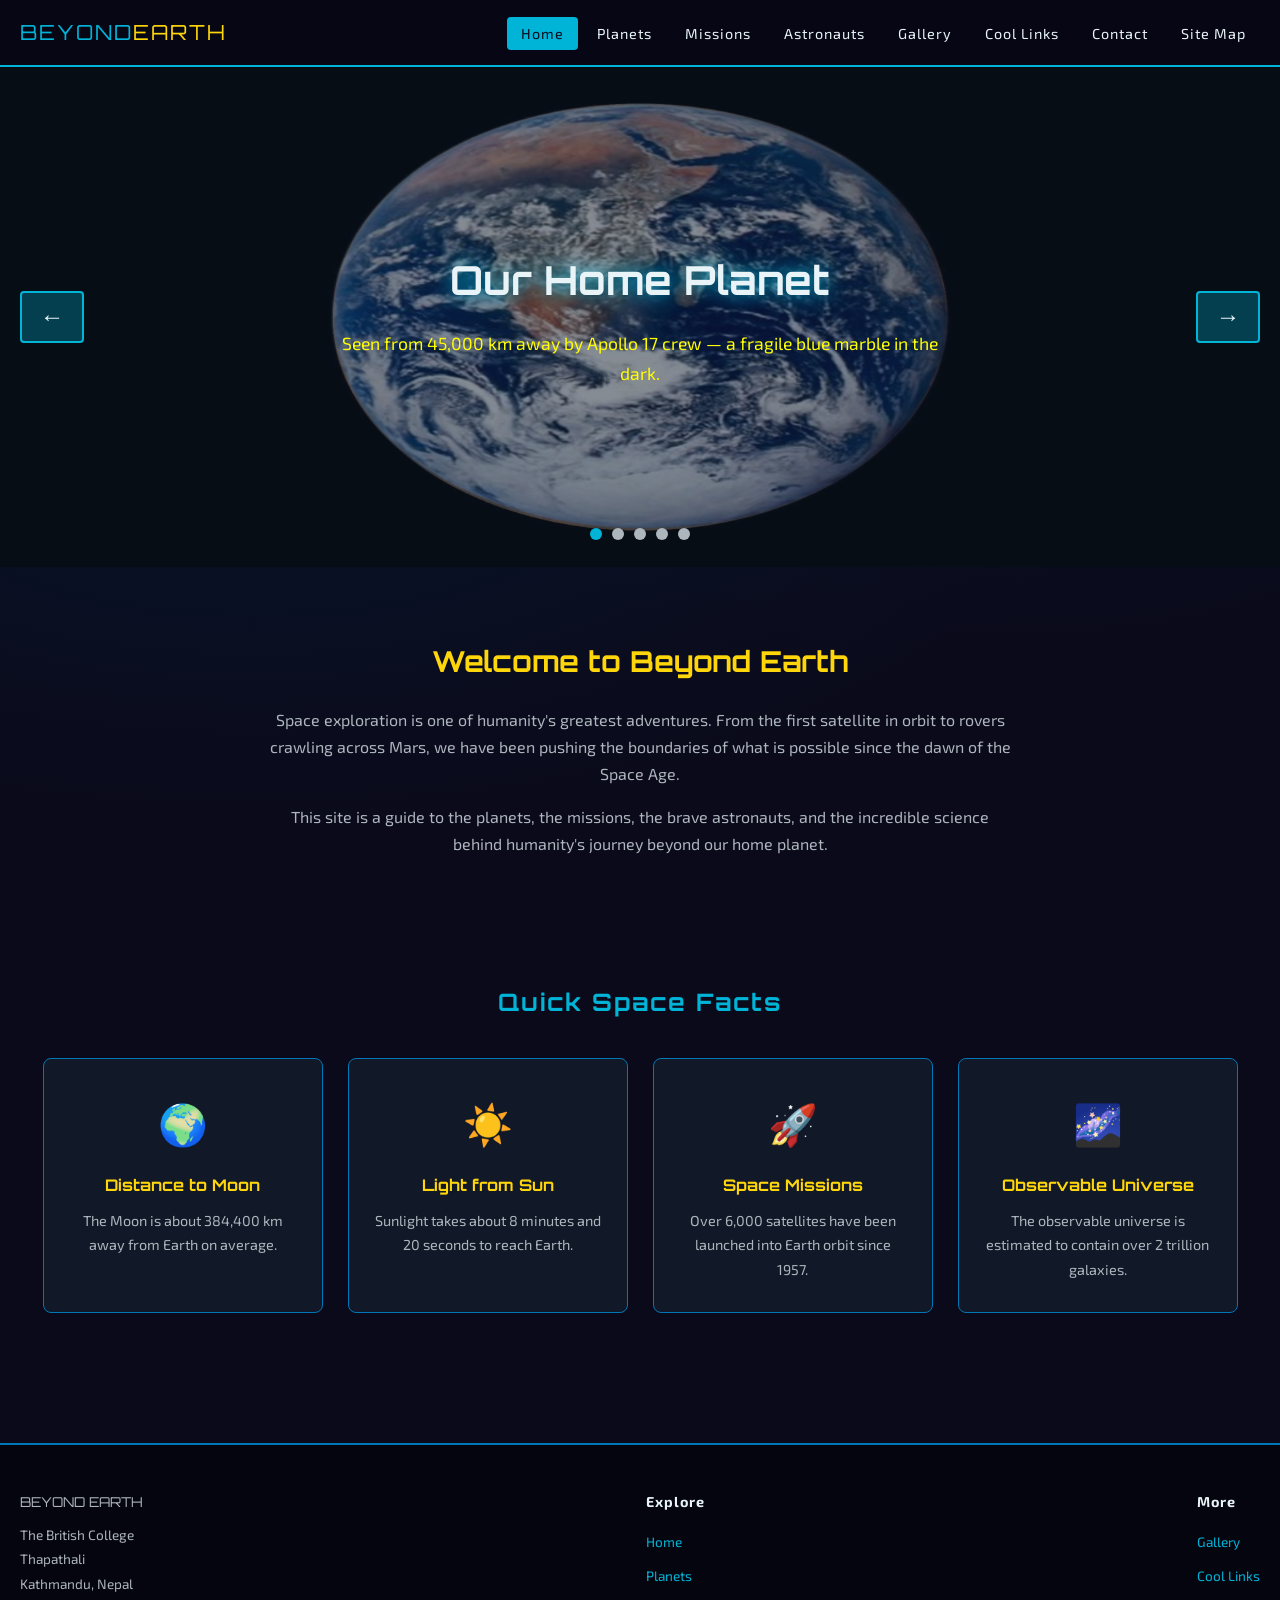
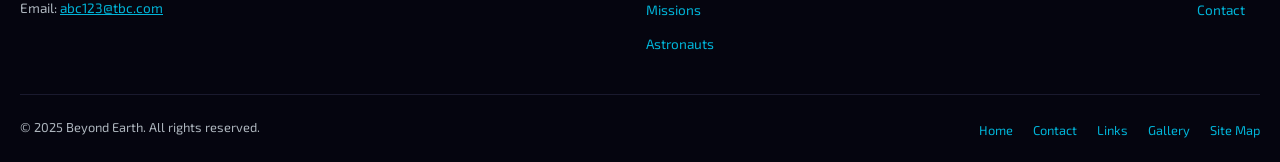
<file: index.html>
<!DOCTYPE html>
<html lang="en">
<head>
  <meta charset="UTF-8" />
  <meta name="viewport" content="width=device-width, initial-scale=1.0" />
  <title>Beyond Earth – Space Exploration</title>
  <link rel="stylesheet" href="style.css" />
</head>
<body>

  <!-- ====== NAVIGATION BAR ====== -->
  <nav class="main-navbar">
    <div class="navbar-inner">
      <a href="index.html" class="site-logo">BEYOND<span>EARTH</span></a>
      <ul class="nav-links-list">
        <li><a href="index.html" class="active-page">Home</a></li>
        <li><a href="planets.html">Planets</a></li>
        <li><a href="missions.html">Missions</a></li>
        <li><a href="astronauts.html">Astronauts</a></li>
        <li><a href="gallery.html">Gallery</a></li>
        <li><a href="links.html">Cool Links</a></li>
        <li><a href="contact.html">Contact</a></li>
        <li><a href="sitemap.html">Site Map</a></li>
      </ul>
    </div>
  </nav>

  <!-- ====== IMAGE SLIDER ====== -->
  <section class="hero-slider-section">
    <div class="slider-container">

      <div class="single-slide">
        <img
          class="slide-background"
          src="photos/new.jpg" 
          alt="Earth from Apollo 17"
        />
        <div class="slide-text-content">
          <h2>Our Home Planet</h2>
          <p>Seen from 45,000 km away by Apollo 17 crew — a fragile blue marble in the dark.</p>
        </div>
      </div>

      <div class="single-slide">
        <img
          class="slide-background"
          src="photos/Home2.jpg"
          alt="Astronaut on the Moon"
        />
        <div class="slide-text-content">
          <h2>One Giant Leap</h2>
          <p>July 20, 1969 — Humans set foot on another world for the first time in history.</p>
        </div>
      </div>

      <div class="single-slide">
        <img
          class="slide-background"
          src="photos/mars.jpg"
          alt="Planet Mars"
        />
        <div class="slide-text-content">
          <h2>The Red Planet</h2>
          <p>Mars — humanity's next destination. Rovers are already exploring its ancient surface.</p>
        </div>
      </div>

      <div class="single-slide">
        <img
          class="slide-background"
          src="photos/Home4.webp"
          alt="International Space Station"
        />
        <div class="slide-text-content">
          <h2>Life in Orbit</h2>
          <p>The ISS orbits Earth at 28,000 km/h — a permanent home for astronauts since 2000.</p>
        </div>
      </div>

      <div class="single-slide">
        <img
          class="slide-background"
          src="photos/Home5.jpg"
          alt="Hubble Deep Field"
        />
        <div class="slide-text-content">
          <h2>The Deep Universe</h2>
          <p>Every dot in this Hubble image is an entire galaxy — containing billions of stars.</p>
        </div>
      </div>

    </div>

    <button class="slider-prev-btn" aria-label="Previous slide">&#8592;</button>
    <button class="slider-next-btn" aria-label="Next slide">&#8594;</button>

    <ul class="slider-dot-list">
      <li><button class="slider-dot dot-active" aria-label="Slide 1"></button></li>
      <li><button class="slider-dot" aria-label="Slide 2"></button></li>
      <li><button class="slider-dot" aria-label="Slide 3"></button></li>
      <li><button class="slider-dot" aria-label="Slide 4"></button></li>
      <li><button class="slider-dot" aria-label="Slide 5"></button></li>
    </ul>
  </section>

  <!-- ====== INTRO SECTION ====== -->
  <section class="home-intro-section">
    <h2>Welcome to Beyond Earth</h2>
    <p>
      Space exploration is one of humanity's greatest adventures. From the first satellite in orbit
      to rovers crawling across Mars, we have been pushing the boundaries of what is possible since
      the dawn of the Space Age.
    </p>
    <p>
      This site is a guide to the planets, the missions, the brave astronauts, and the incredible
      science behind humanity's journey beyond our home planet.
    </p>
  </section>

  <!-- ====== QUICK FACTS CARDS ====== -->
  <section class="quick-facts-section">
    <h2>Quick Space Facts</h2>
    <div class="facts-card-row">

      <div class="single-fact-card">
        <span class="fact-card-icon">🌍</span>
        <h3>Distance to Moon</h3>
        <p>The Moon is about 384,400 km away from Earth on average.</p>
      </div>

      <div class="single-fact-card">
        <span class="fact-card-icon">☀️</span>
        <h3>Light from Sun</h3>
        <p>Sunlight takes about 8 minutes and 20 seconds to reach Earth.</p>
      </div>

      <div class="single-fact-card">
        <span class="fact-card-icon">🚀</span>
        <h3>Space Missions</h3>
        <p>Over 6,000 satellites have been launched into Earth orbit since 1957.</p>
      </div>

      <div class="single-fact-card">
        <span class="fact-card-icon">🌌</span>
        <h3>Observable Universe</h3>
        <p>The observable universe is estimated to contain over 2 trillion galaxies.</p>
      </div>

    </div>
  </section>

  <!-- ====== FOOTER ====== -->
  <footer class="main-footer">
    <div class="footer-top-row">
      <div class="footer-address-block">
        <p class="footer-site-name">BEYOND EARTH</p>
        <p>
          The British College<br />
          Thapathali<br />
          Kathmandu, Nepal<br />
          Email: <a href="mailto:abc123@tbc.com">abc123@tbc.com</a>
        </p>
      </div>

      <div class="footer-nav-column">
        <h4>Explore</h4>
        <ul class="footer-nav-links">
          <li><a href="index.html">Home</a></li>
          <li><a href="planets.html">Planets</a></li>
          <li><a href="missions.html">Missions</a></li>
          <li><a href="astronauts.html">Astronauts</a></li>
        </ul>
      </div>

      <div class="footer-nav-column">
        <h4>More</h4>
        <ul class="footer-nav-links">
          <li><a href="gallery.html">Gallery</a></li>
          <li><a href="links.html">Cool Links</a></li>
          <li><a href="contact.html">Contact</a></li>
        </ul>
      </div>
    </div>

    <div class="footer-bottom-bar">
      <p>&copy; 2025 Beyond Earth. All rights reserved.</p>
      <ul class="footer-secondary-nav">
        <li><a href="index.html">Home</a></li>
        <li><a href="contact.html">Contact</a></li>
        <li><a href="links.html">Links</a></li>
        <li><a href="gallery.html">Gallery</a></li>
        <li><a href="sitemap.html">Site Map</a></li>
      </ul>
    </div>
  </footer>

  <script src="script.js"></script>
</body>
</html>
</file>
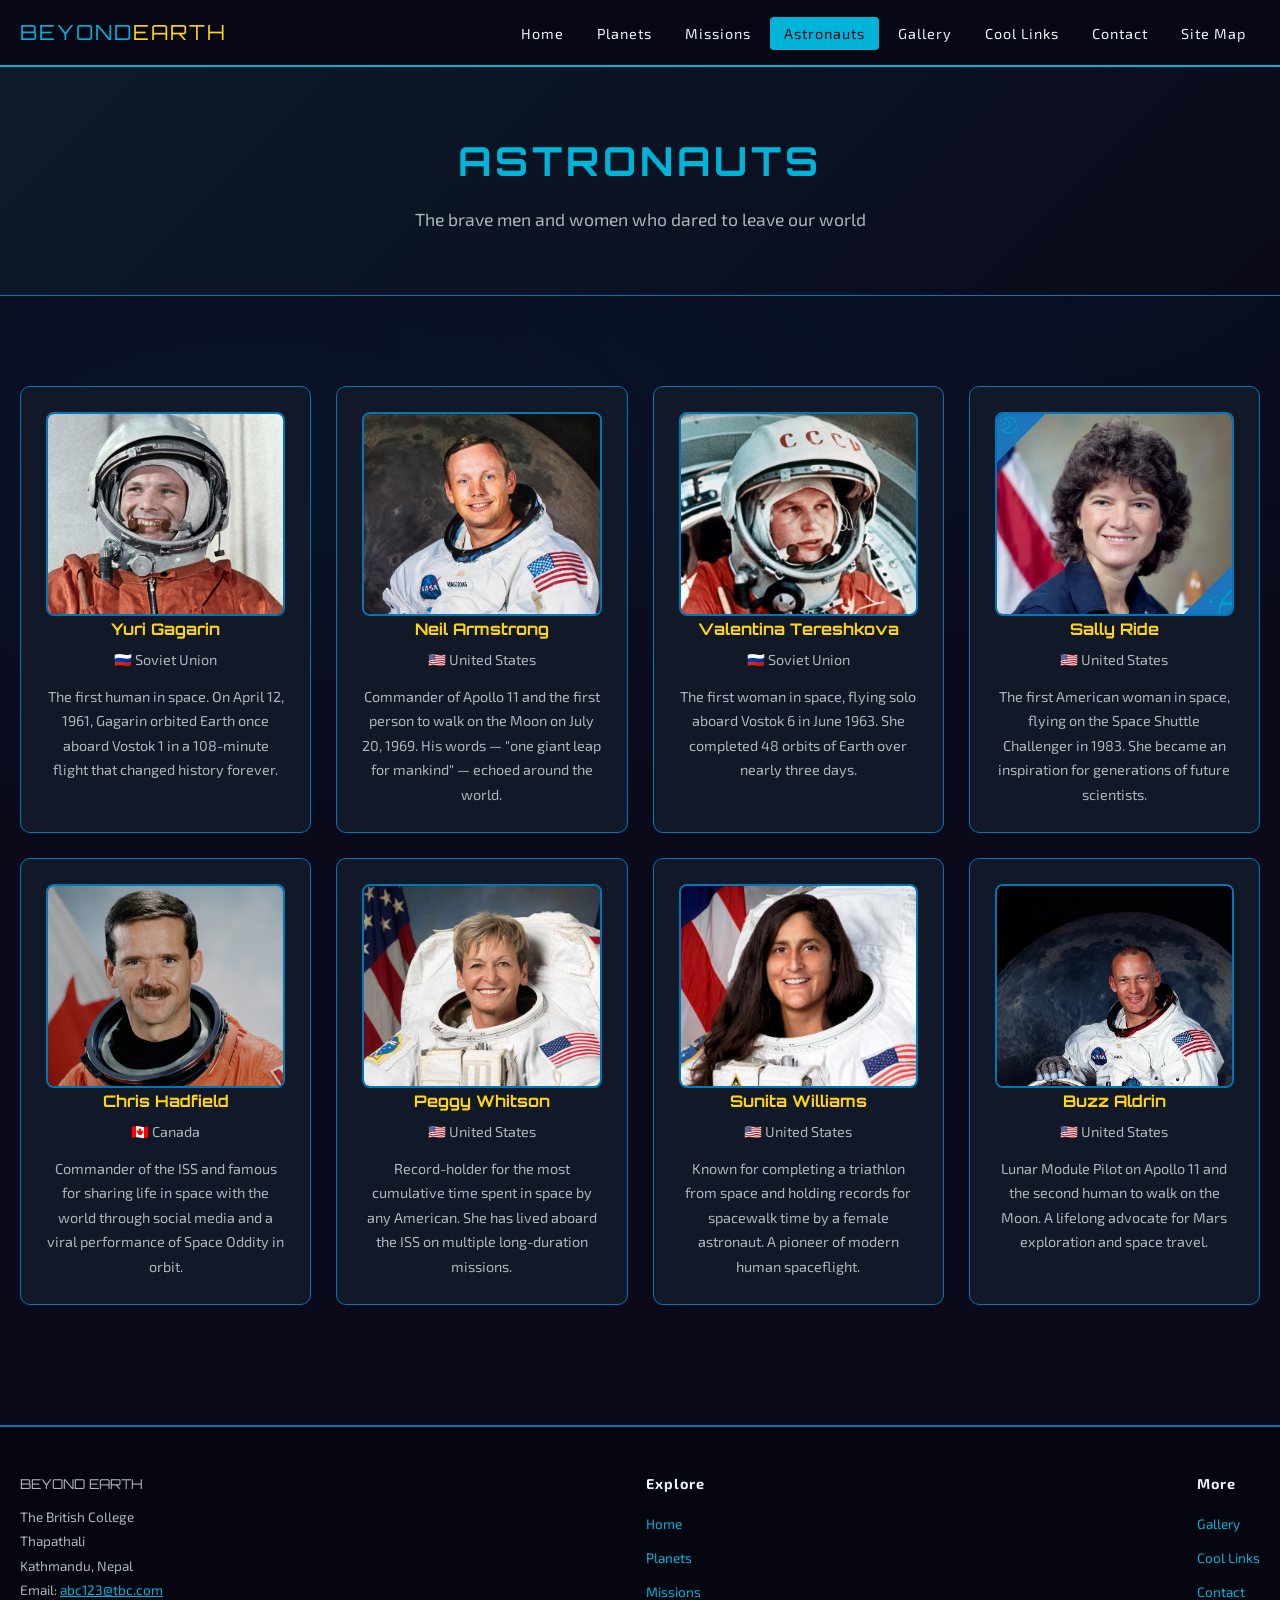
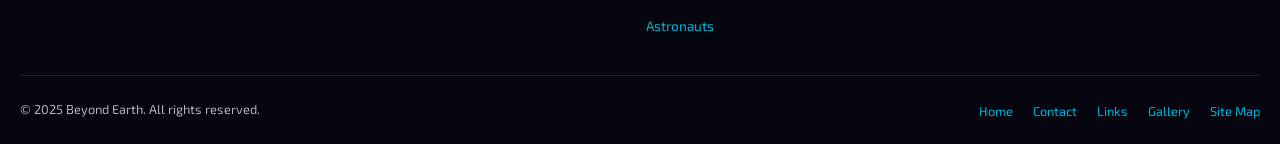
<file: astronauts.html>
<!DOCTYPE html>
<html lang="en">
<head>
  <meta charset="UTF-8" />
  <meta name="viewport" content="width=device-width, initial-scale=1.0" />
  <title>Astronauts – Beyond Earth</title>
  <link rel="stylesheet" href="style.css" />
</head>
<body>

  <!-- ====== NAVIGATION BAR ====== -->
  <nav class="main-navbar">
    <div class="navbar-inner">
      <a href="index.html" class="site-logo">BEYOND<span>EARTH</span></a>
      <ul class="nav-links-list">
        <li><a href="index.html">Home</a></li>
        <li><a href="planets.html">Planets</a></li>
        <li><a href="missions.html">Missions</a></li>
        <li><a href="astronauts.html" class="active-page">Astronauts</a></li>
        <li><a href="gallery.html">Gallery</a></li>
        <li><a href="links.html">Cool Links</a></li>
        <li><a href="contact.html">Contact</a></li>
        <li><a href="sitemap.html">Site Map</a></li>
      </ul>
    </div>
  </nav>

  <!-- ====== PAGE TITLE ====== -->
  <div class="page-title-banner">
    <h1>ASTRONAUTS</h1>
    <p>The brave men and women who dared to leave our world</p>
  </div>

  <!-- ====== ASTRONAUTS SECTION ====== -->
  <section class="astronauts-main-section">

    <div class="astronaut-cards-grid">

      <div class="astronaut-profile-card">
        <a
        class="thumbnail-link-wrapper"
        href="photos/yuri.jpg"
        data-caption="Yuri Gagarin"
      >
        <img
          class="thumbnail-image"
          src="photos/yuri.jpg"
          alt="Yuri Gagarin"
        />
      </a>
        <h3>Yuri Gagarin</h3>
        <p class="astronaut-nationality">🇷🇺 Soviet Union</p>
        <p>The first human in space. On April 12, 1961, Gagarin orbited Earth once aboard Vostok 1 in a 108-minute flight that changed history forever.</p>
      </div>

      <div class="astronaut-profile-card">
       <a
        class="thumbnail-link-wrapper"
        href="photos/Neil.jpg"
        data-caption="Neil Armstrong"
      >
        <img
          class="thumbnail-image"
          src="photos/Neil.jpg"
          alt="Neil Armstrong"
        />
      </a>
        <h3>Neil Armstrong</h3>
        <p class="astronaut-nationality">🇺🇸 United States</p>
        <p>Commander of Apollo 11 and the first person to walk on the Moon on July 20, 1969. His words — "one giant leap for mankind" — echoed around the world.</p>
      </div>

      <div class="astronaut-profile-card">
       <a
        class="thumbnail-link-wrapper"
        href="photos/valentina.webp"
        data-caption="Valentina Tereshkova"
      >
        <img
          class="thumbnail-image"
          src="photos/valentina.webp"
          alt="Valentina Tereshkova"
        />
      </a>
        <h3>Valentina Tereshkova</h3>
        <p class="astronaut-nationality">🇷🇺 Soviet Union</p>
        <p>The first woman in space, flying solo aboard Vostok 6 in June 1963. She completed 48 orbits of Earth over nearly three days.</p>
      </div>

      <div class="astronaut-profile-card">
        <a
        class="thumbnail-link-wrapper"
        href="photos/sally.webp"
        data-caption="Sally Ride"
      >
        <img
          class="thumbnail-image"
          src="photos/sally.webp"
          alt="Sally Ride"
        />
      </a>
        <h3>Sally Ride</h3>
        <p class="astronaut-nationality">🇺🇸 United States</p>
        <p>The first American woman in space, flying on the Space Shuttle Challenger in 1983. She became an inspiration for generations of future scientists.</p>
      </div>

      <div class="astronaut-profile-card">
        <a
        class="thumbnail-link-wrapper"
        href="photos/chris.jpg"
        data-caption="Chris Hadfield"
      >
        <img
          class="thumbnail-image"
          src="photos/chris.jpg"
          alt="Chris Hadfield"
        />
      </a>
        <h3>Chris Hadfield</h3>
        <p class="astronaut-nationality">🇨🇦 Canada</p>
        <p>Commander of the ISS and famous for sharing life in space with the world through social media and a viral performance of Space Oddity in orbit.</p>
      </div>

      <div class="astronaut-profile-card">
        <a
        class="thumbnail-link-wrapper"
        href="photos/peggy.jpg"
        data-caption="Peggy Whitson"
      >
        <img
          class="thumbnail-image"
          src="photos/peggy.jpg"
          alt="Peggy Whitson"
        />
      </a>
        <h3>Peggy Whitson</h3>
        <p class="astronaut-nationality">🇺🇸 United States</p>
        <p>Record-holder for the most cumulative time spent in space by any American. She has lived aboard the ISS on multiple long-duration missions.</p>
      </div>

      <div class="astronaut-profile-card">
        <a
        class="thumbnail-link-wrapper"
        href="photos/sunita.webp"
        data-caption="Sunita Williams"
      >
        <img
          class="thumbnail-image"
          src="photos/sunita.webp"
          alt="Sunita Williams"
        />
      </a>
        <h3>Sunita Williams</h3>
        <p class="astronaut-nationality">🇺🇸 United States</p>
        <p>Known for completing a triathlon from space and holding records for spacewalk time by a female astronaut. A pioneer of modern human spaceflight.</p>
      </div>

      <div class="astronaut-profile-card">
        <a
        class="thumbnail-link-wrapper"
        href="photos/buzz.jpg"
        data-caption="Buzz Aldrin"
      >
        <img
          class="thumbnail-image"
          src="photos/buzz.jpg"
          alt="Buzz Aldrin"
        />
      </a>
        <h3>Buzz Aldrin</h3>
        <p class="astronaut-nationality">🇺🇸 United States</p>
        <p>Lunar Module Pilot on Apollo 11 and the second human to walk on the Moon. A lifelong advocate for Mars exploration and space travel.</p>
      </div>

    </div>
  </section>

  <!-- ====== FOOTER ====== -->
  <footer class="main-footer">
    <div class="footer-top-row">
      <div class="footer-address-block">
        <p class="footer-site-name">BEYOND EARTH</p>
        <p>
          The British College<br />
          Thapathali<br />
          Kathmandu, Nepal<br />
          Email: <a href="mailto:abc123@tbc.com">abc123@tbc.com</a>
        </p>
      </div>
      <div class="footer-nav-column">
        <h4>Explore</h4>
        <ul class="footer-nav-links">
          <li><a href="index.html">Home</a></li>
          <li><a href="planets.html">Planets</a></li>
          <li><a href="missions.html">Missions</a></li>
          <li><a href="astronauts.html">Astronauts</a></li>
        </ul>
      </div>
      <div class="footer-nav-column">
        <h4>More</h4>
        <ul class="footer-nav-links">
          <li><a href="gallery.html">Gallery</a></li>
          <li><a href="links.html">Cool Links</a></li>
          <li><a href="contact.html">Contact</a></li>
        </ul>
      </div>
    </div>
    <div class="footer-bottom-bar">
      <p>&copy; 2025 Beyond Earth. All rights reserved.</p>
      <ul class="footer-secondary-nav">
        <li><a href="index.html">Home</a></li>
        <li><a href="contact.html">Contact</a></li>
        <li><a href="links.html">Links</a></li>
        <li><a href="gallery.html">Gallery</a></li>
        <li><a href="sitemap.html">Site Map</a></li>
      </ul>
    </div>
  </footer>

  <script src="script.js"></script>
</body>
</html>
</file>
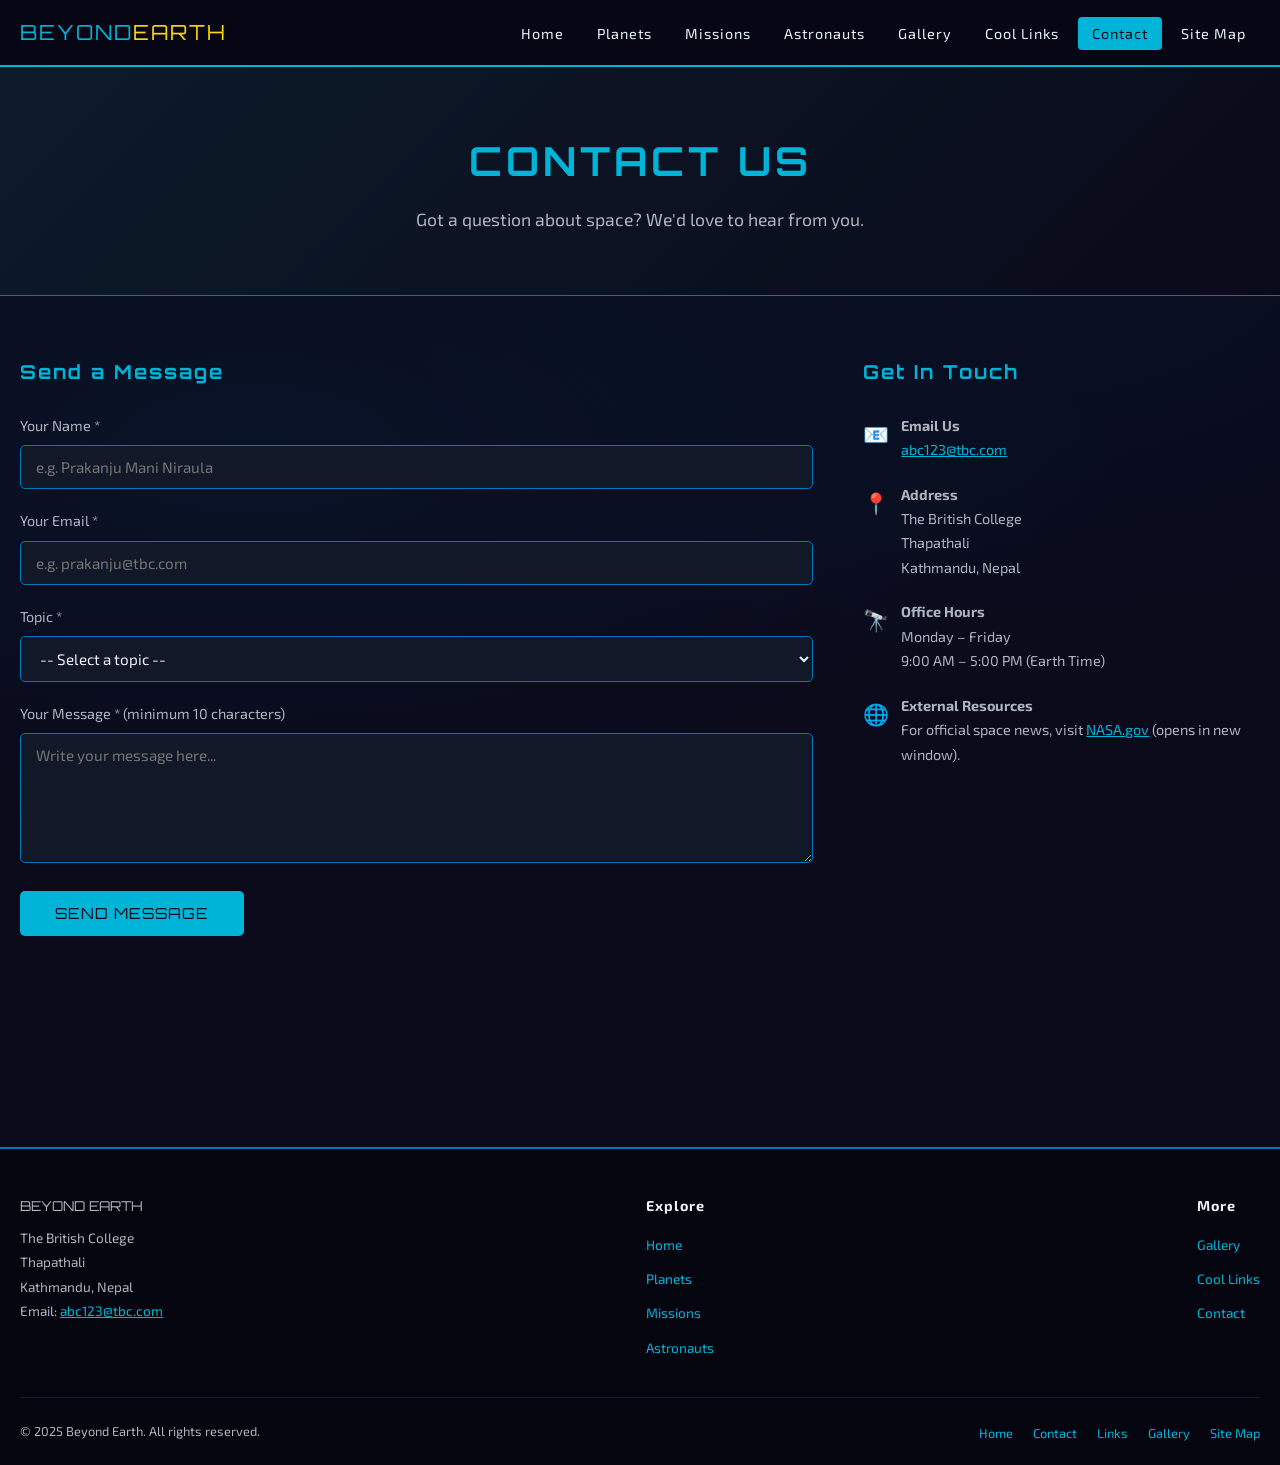
<file: contact.html>
<!DOCTYPE html>
<html lang="en">
<head>
  <meta charset="UTF-8" />
  <meta name="viewport" content="width=device-width, initial-scale=1.0" />
  <title>Contact – Beyond Earth</title>
  <link rel="stylesheet" href="style.css" />
</head>
<body>

  <!-- ====== NAVIGATION BAR ====== -->
  <nav class="main-navbar">
    <div class="navbar-inner">
      <a href="index.html" class="site-logo">BEYOND<span>EARTH</span></a>
      <ul class="nav-links-list">
        <li><a href="index.html">Home</a></li>
        <li><a href="planets.html">Planets</a></li>
        <li><a href="missions.html">Missions</a></li>
        <li><a href="astronauts.html">Astronauts</a></li>
        <li><a href="gallery.html">Gallery</a></li>
        <li><a href="links.html">Cool Links</a></li>
        <li><a href="contact.html" class="active-page">Contact</a></li>
        <li><a href="sitemap.html">Site Map</a></li>
      </ul>
    </div>
  </nav>

  <!-- ====== PAGE TITLE ====== -->
  <div class="page-title-banner">
    <h1>CONTACT US</h1>
    <p>Got a question about space? We'd love to hear from you.</p>
  </div>

  <!-- ====== CONTACT SECTION ====== -->
  <section class="contact-main-section">

    <!-- CONTACT FORM -->
    <div class="contact-form-side">
      <h2>Send a Message</h2>

      <form id="space-contact-form" novalidate>

        <div class="form-field-group">
          <label class="form-field-label" for="visitor-name">Your Name *</label>
          <input
            class="form-text-input"
            type="text"
            id="visitor-name"
            name="visitor-name"
            placeholder="e.g. Prakanju Mani Niraula"
          />
          <p class="field-error-message" id="name-error">Please enter your name.</p>
        </div>

        <div class="form-field-group">
          <label class="form-field-label" for="visitor-email">Your Email *</label>
          <input
            class="form-text-input"
            type="email"
            id="visitor-email"
            name="visitor-email"
            placeholder="e.g. prakanju@tbc.com"
          />
          <p class="field-error-message" id="email-error">Please enter a valid email address.</p>
        </div>

        <div class="form-field-group">
          <label class="form-field-label" for="message-topic">Topic *</label>
          <select class="form-select-input" id="message-topic" name="message-topic">
            <option value="">-- Select a topic --</option>
            <option value="planets">Planets &amp; Solar System</option>
            <option value="missions">Space Missions</option>
            <option value="astronauts">Astronauts</option>
            <option value="general">General Question</option>
            <option value="other">Other</option>
          </select>
          <p class="field-error-message" id="topic-error">Please select a topic.</p>
        </div>

        <div class="form-field-group">
          <label class="form-field-label" for="visitor-message">Your Message * (minimum 10 characters)</label>
          <textarea
            class="form-message-textarea"
            id="visitor-message"
            name="visitor-message"
            placeholder="Write your message here..."
          ></textarea>
          <p class="field-error-message" id="message-error">Your message must be at least 10 characters long.</p>
        </div>

        <button type="submit" class="form-submit-btn">SEND MESSAGE</button>

        <div class="form-success-message">
          ✓ Thank you! Your message has been sent. We will get back to you soon.
        </div>

      </form>
    </div>

    <!-- CONTACT INFO SIDE -->
    <div class="contact-info-side">
      <h2>Get In Touch</h2>

      <div class="contact-info-item">
        <span class="info-item-icon">📧</span>
        <div class="info-item-text">
          <p><strong>Email Us</strong></p>
          <p><a href="mailto:abc123@tbc.com">abc123@tbc.com</a></p>
        </div>
      </div>

      <div class="contact-info-item">
        <span class="info-item-icon">📍</span>
        <div class="info-item-text">
          <p><strong>Address</strong></p>
          <p>The British College<br />Thapathali<br />Kathmandu, Nepal</p>
        </div>
      </div>

      <div class="contact-info-item">
        <span class="info-item-icon">🔭</span>
        <div class="info-item-text">
          <p><strong>Office Hours</strong></p>
          <p>Monday – Friday<br />9:00 AM – 5:00 PM (Earth Time)</p>
        </div>
      </div>

      <div class="contact-info-item">
        <span class="info-item-icon">🌐</span>
        <div class="info-item-text">
          <p><strong>External Resources</strong></p>
          <p>
            For official space news, visit
            <a href="https://www.nasa.gov" target="_blank">NASA.gov</a>
            (opens in new window).
          </p>
        </div>
      </div>

      <div class="contact-map-block">
        <iframe
          src="https://www.google.com/maps/embed?pb=!1m18!1m12!1m3!1d3532.8!2d85.3189045!3d27.6933152!2m3!1f0!2f0!3f0!3m2!1i1024!2i768!4f13.1!3m3!1m2!1s0x39eb19b292955757%3A0xababdf4b330f97de!2sThe%20British%20College%2C%20Kathmandu!5e0!3m2!1sen!2snp!4v1699000000000"
          width="100%"
          height="220"
          style="border:0; border-radius: 8px; margin-top: 12px;"
          allowfullscreen=""
          loading="lazy"
          referrerpolicy="no-referrer-when-downgrade"
          title="The British College location on Google Maps">
        </iframe>
      </div>

    </div>

  </section>

  <!-- ====== FOOTER ====== -->
  <footer class="main-footer">
    <div class="footer-top-row">
      <div class="footer-address-block">
        <p class="footer-site-name">BEYOND EARTH</p>
        <p>
          The British College<br />
          Thapathali<br />
          Kathmandu, Nepal<br />
          Email: <a href="mailto:abc123@tbc.com">abc123@tbc.com</a>
        </p>
      </div>
      <div class="footer-nav-column">
        <h4>Explore</h4>
        <ul class="footer-nav-links">
          <li><a href="index.html">Home</a></li>
          <li><a href="planets.html">Planets</a></li>
          <li><a href="missions.html">Missions</a></li>
          <li><a href="astronauts.html">Astronauts</a></li>
        </ul>
      </div>
      <div class="footer-nav-column">
        <h4>More</h4>
        <ul class="footer-nav-links">
          <li><a href="gallery.html">Gallery</a></li>
          <li><a href="links.html">Cool Links</a></li>
          <li><a href="contact.html">Contact</a></li>
        </ul>
      </div>
    </div>
    <div class="footer-bottom-bar">
      <p>&copy; 2025 Beyond Earth. All rights reserved.</p>
      <ul class="footer-secondary-nav">
        <li><a href="index.html">Home</a></li>
        <li><a href="contact.html">Contact</a></li>
        <li><a href="links.html">Links</a></li>
        <li><a href="gallery.html">Gallery</a></li>
        <li><a href="sitemap.html">Site Map</a></li>
      </ul>
    </div>
  </footer>

  <script src="script.js"></script>
</body>
</html>
</file>
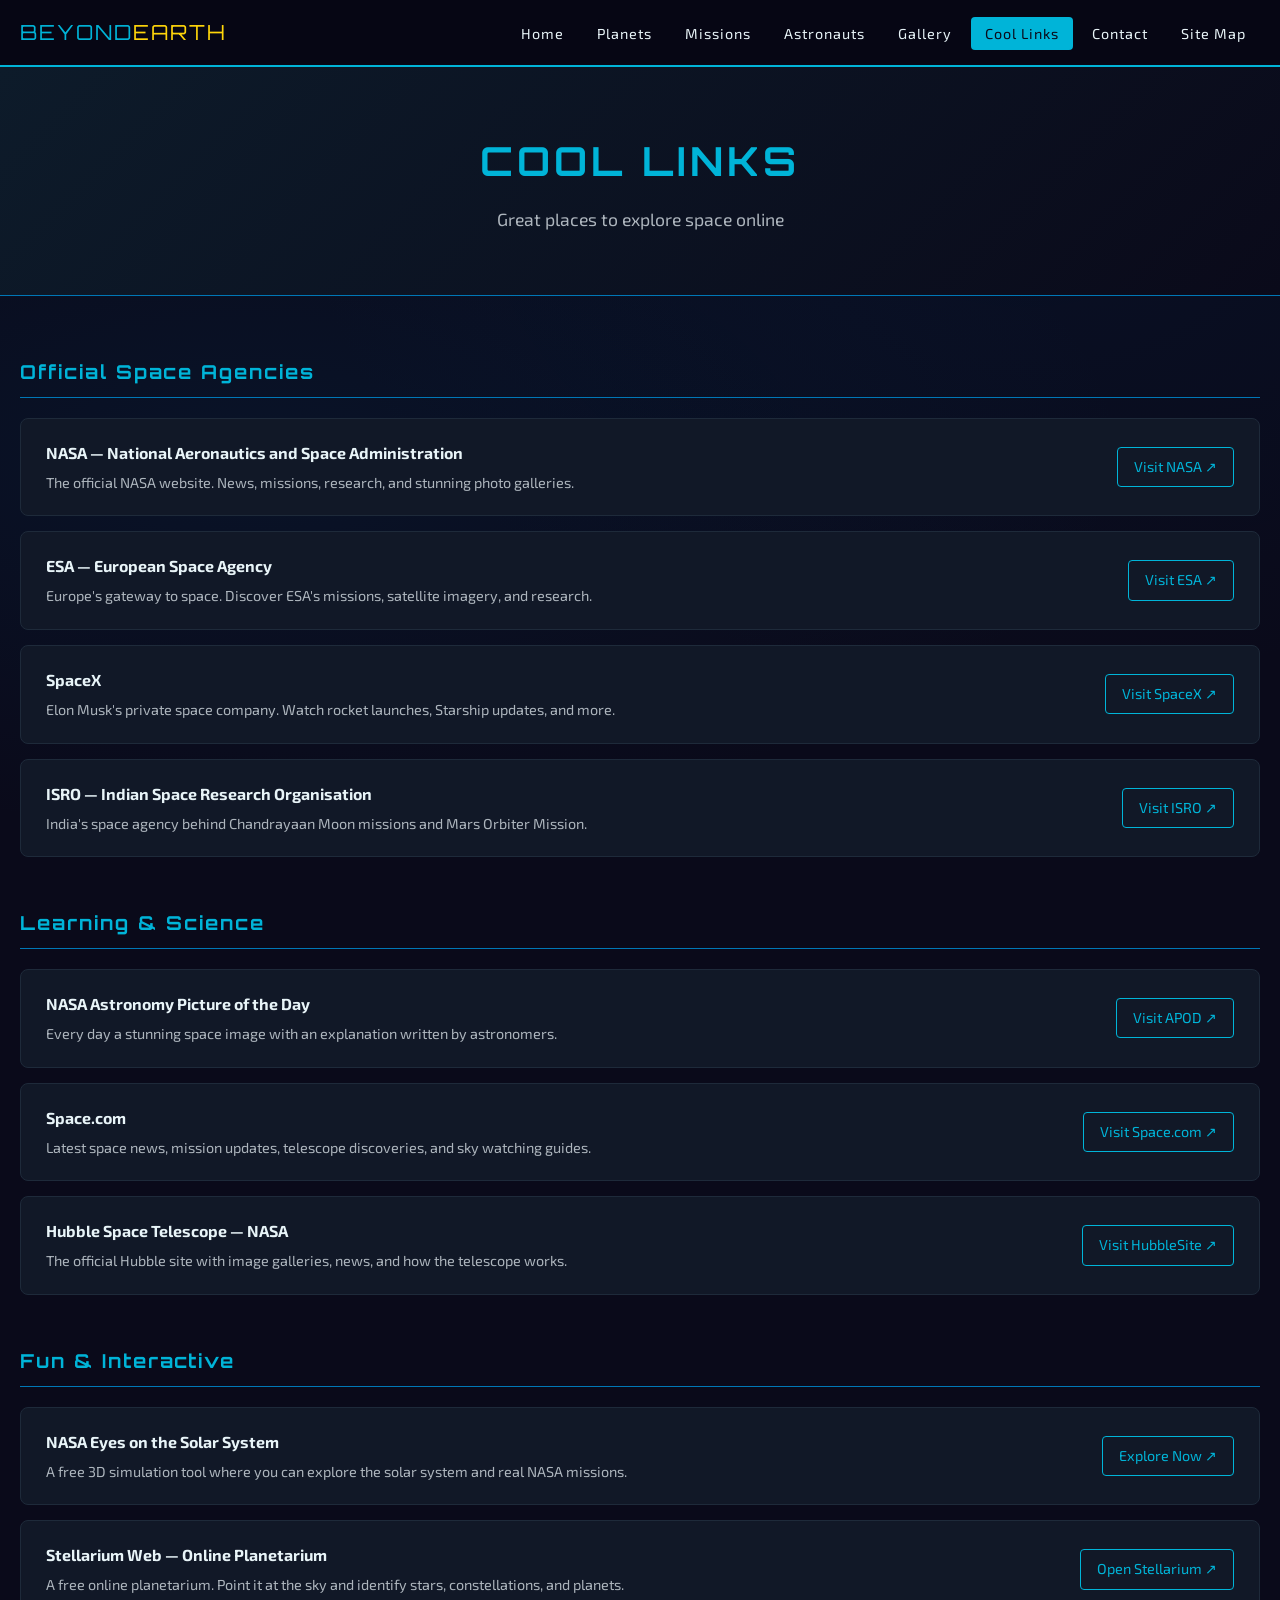
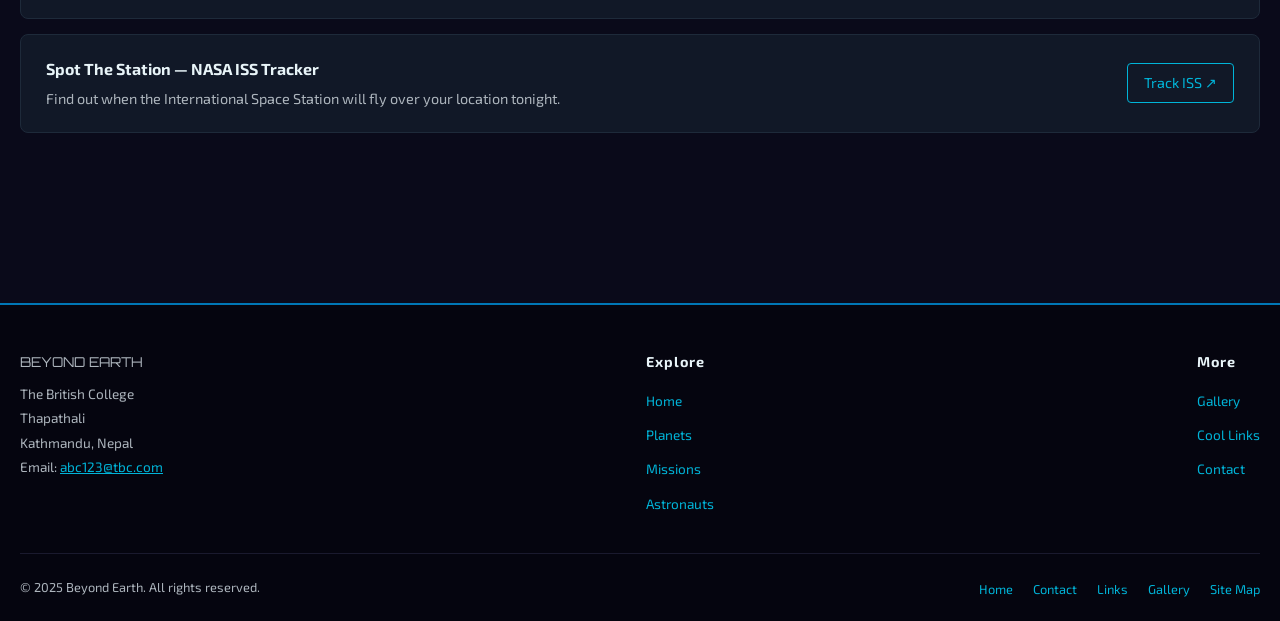
<file: links.html>
<!DOCTYPE html>
<html lang="en">
<head>
  <meta charset="UTF-8" />
  <meta name="viewport" content="width=device-width, initial-scale=1.0" />
  <title>Cool Links – Beyond Earth</title>
  <link rel="stylesheet" href="style.css" />
</head>
<body>

  <!-- ====== NAVIGATION BAR ====== -->
  <nav class="main-navbar">
    <div class="navbar-inner">
      <a href="index.html" class="site-logo">BEYOND<span>EARTH</span></a>
      <ul class="nav-links-list">
        <li><a href="index.html">Home</a></li>
        <li><a href="planets.html">Planets</a></li>
        <li><a href="missions.html">Missions</a></li>
        <li><a href="astronauts.html">Astronauts</a></li>
        <li><a href="gallery.html">Gallery</a></li>
        <li><a href="links.html" class="active-page">Cool Links</a></li>
        <li><a href="contact.html">Contact</a></li>
        <li><a href="sitemap.html">Site Map</a></li>
      </ul>
    </div>
  </nav>

  <!-- ====== PAGE TITLE ====== -->
  <div class="page-title-banner">
    <h1>COOL LINKS</h1>
    <p>Great places to explore space online</p>
  </div>

  <!-- ====== LINKS SECTION ====== -->
  <section class="links-main-section">

    <!-- Official Space Agencies -->
    <div class="links-category-group">
      <h2>Official Space Agencies</h2>

      <div class="external-link-card">
        <div class="link-card-left">
          <h3>NASA — National Aeronautics and Space Administration</h3>
          <p>The official NASA website. News, missions, research, and stunning photo galleries.</p>
        </div>
        <a href="https://www.nasa.gov" class="visit-site-link" target="_blank">Visit NASA ↗</a>
      </div>

      <div class="external-link-card">
        <div class="link-card-left">
          <h3>ESA — European Space Agency</h3>
          <p>Europe's gateway to space. Discover ESA's missions, satellite imagery, and research.</p>
        </div>
        <a href="https://www.esa.int" class="visit-site-link" target="_blank">Visit ESA ↗</a>
      </div>

      <div class="external-link-card">
        <div class="link-card-left">
          <h3>SpaceX</h3>
          <p>Elon Musk's private space company. Watch rocket launches, Starship updates, and more.</p>
        </div>
        <a href="https://www.spacex.com" class="visit-site-link" target="_blank">Visit SpaceX ↗</a>
      </div>

      <div class="external-link-card">
        <div class="link-card-left">
          <h3>ISRO — Indian Space Research Organisation</h3>
          <p>India's space agency behind Chandrayaan Moon missions and Mars Orbiter Mission.</p>
        </div>
        <a href="https://www.isro.gov.in" class="visit-site-link" target="_blank">Visit ISRO ↗</a>
      </div>
    </div>

    <!-- Learning & Science -->
    <div class="links-category-group">
      <h2>Learning &amp; Science</h2>

      <div class="external-link-card">
        <div class="link-card-left">
          <h3>NASA Astronomy Picture of the Day</h3>
          <p>Every day a stunning space image with an explanation written by astronomers.</p>
        </div>
        <a href="https://apod.nasa.gov" class="visit-site-link" target="_blank">Visit APOD ↗</a>
      </div>

      <div class="external-link-card">
        <div class="link-card-left">
          <h3>Space.com</h3>
          <p>Latest space news, mission updates, telescope discoveries, and sky watching guides.</p>
        </div>
        <a href="https://www.space.com" class="visit-site-link" target="_blank">Visit Space.com ↗</a>
      </div>

      <div class="external-link-card">
        <div class="link-card-left">
          <h3>Hubble Space Telescope — NASA</h3>
          <p>The official Hubble site with image galleries, news, and how the telescope works.</p>
        </div>
        <a href="https://hubblesite.org" class="visit-site-link" target="_blank">Visit HubbleSite ↗</a>
      </div>
    </div>

    <!-- Fun & Interactive -->
    <div class="links-category-group">
      <h2>Fun &amp; Interactive</h2>

      <div class="external-link-card">
        <div class="link-card-left">
          <h3>NASA Eyes on the Solar System</h3>
          <p>A free 3D simulation tool where you can explore the solar system and real NASA missions.</p>
        </div>
        <a href="https://eyes.nasa.gov" class="visit-site-link" target="_blank">Explore Now ↗</a>
      </div>

      <div class="external-link-card">
        <div class="link-card-left">
          <h3>Stellarium Web — Online Planetarium</h3>
          <p>A free online planetarium. Point it at the sky and identify stars, constellations, and planets.</p>
        </div>
        <a href="https://stellarium-web.org" class="visit-site-link" target="_blank">Open Stellarium ↗</a>
      </div>

      <div class="external-link-card">
        <div class="link-card-left">
          <h3>Spot The Station — NASA ISS Tracker</h3>
          <p>Find out when the International Space Station will fly over your location tonight.</p>
        </div>
        <a href="https://spotthestation.nasa.gov" class="visit-site-link" target="_blank">Track ISS ↗</a>
      </div>
    </div>

  </section>

  <!-- ====== FOOTER ====== -->
  <footer class="main-footer">
    <div class="footer-top-row">
      <div class="footer-address-block">
        <p class="footer-site-name">BEYOND EARTH</p>
        <p>
          The British College<br />
          Thapathali<br />
          Kathmandu, Nepal<br />
          Email: <a href="mailto:abc123@tbc.com">abc123@tbc.com</a>
        </p>
      </div>
      <div class="footer-nav-column">
        <h4>Explore</h4>
        <ul class="footer-nav-links">
          <li><a href="index.html">Home</a></li>
          <li><a href="planets.html">Planets</a></li>
          <li><a href="missions.html">Missions</a></li>
          <li><a href="astronauts.html">Astronauts</a></li>
        </ul>
      </div>
      <div class="footer-nav-column">
        <h4>More</h4>
        <ul class="footer-nav-links">
          <li><a href="gallery.html">Gallery</a></li>
          <li><a href="links.html">Cool Links</a></li>
          <li><a href="contact.html">Contact</a></li>
        </ul>
      </div>
    </div>
    <div class="footer-bottom-bar">
      <p>&copy; 2025 Beyond Earth. All rights reserved.</p>
      <ul class="footer-secondary-nav">
        <li><a href="index.html">Home</a></li>
        <li><a href="contact.html">Contact</a></li>
        <li><a href="links.html">Links</a></li>
        <li><a href="gallery.html">Gallery</a></li>
        <li><a href="sitemap.html">Site Map</a></li>
      </ul>
    </div>
  </footer>

  <script src="script.js"></script>
</body>
</html>
</file>
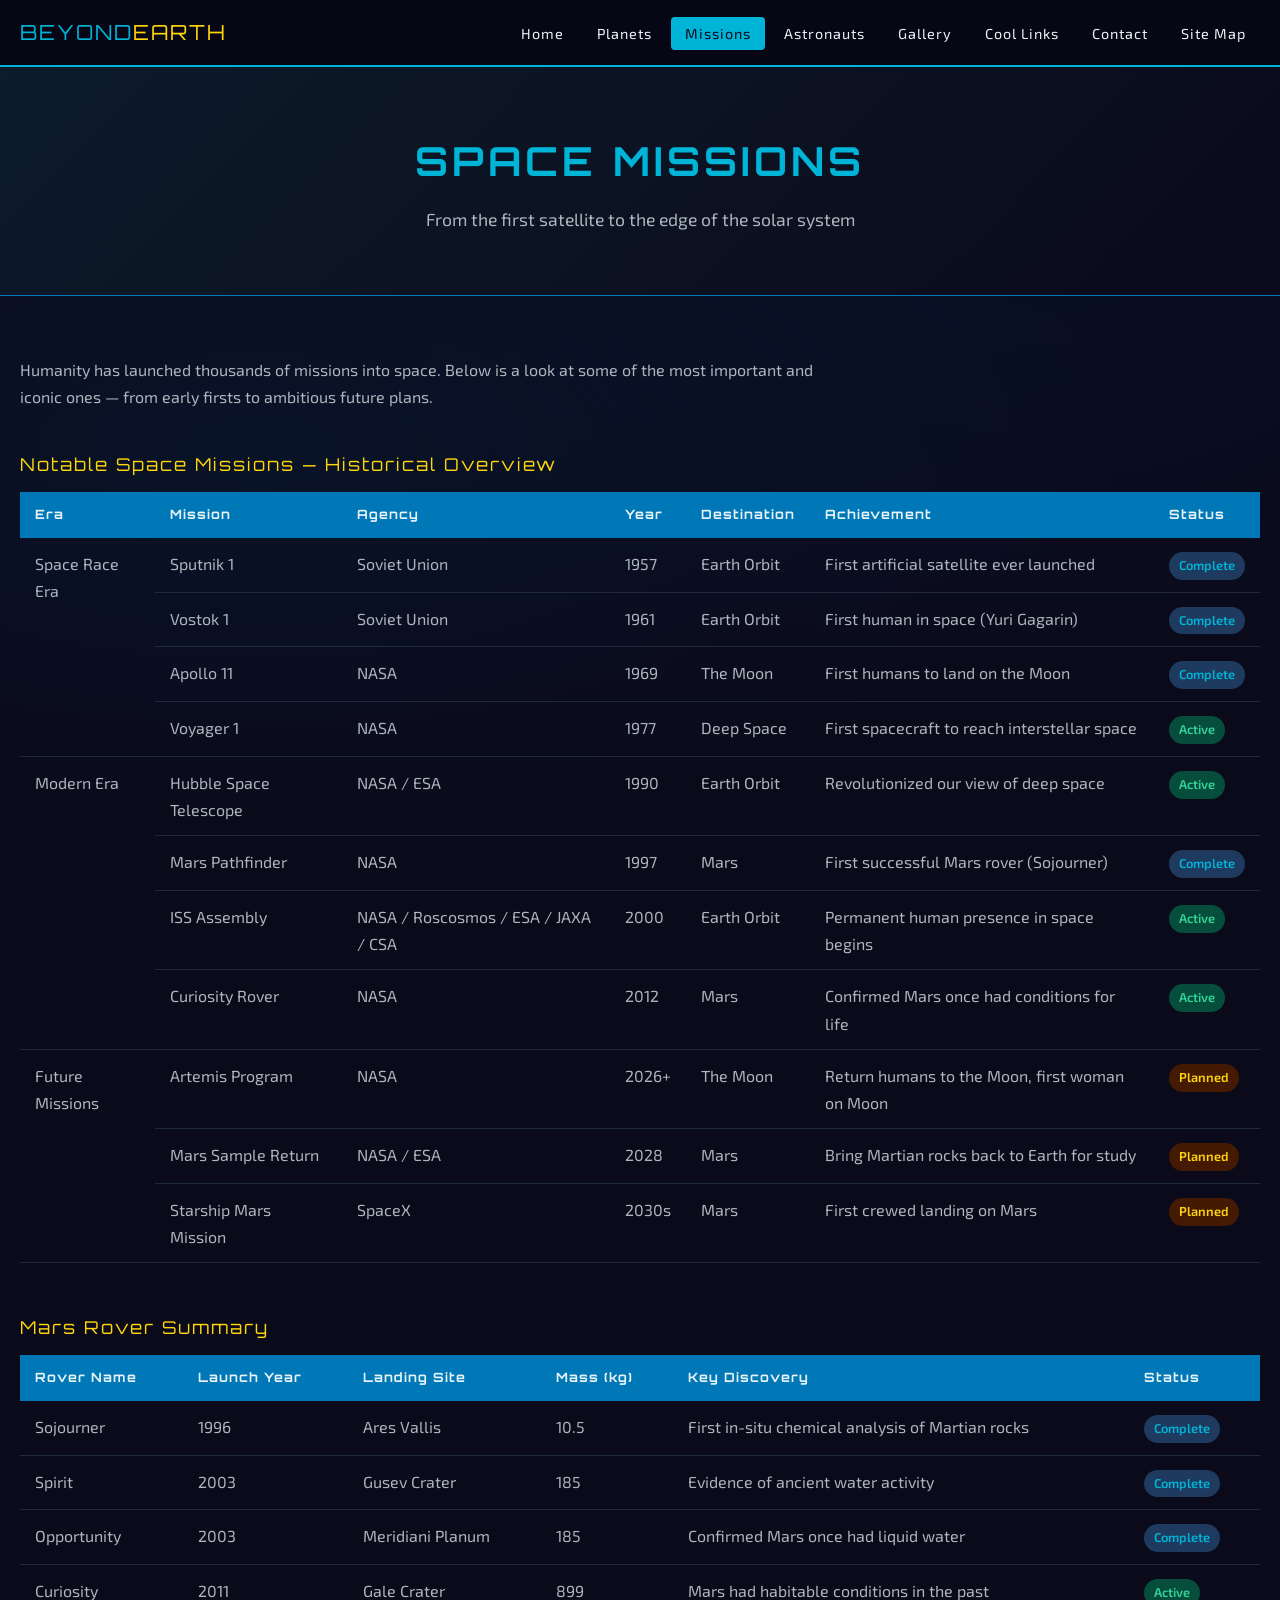
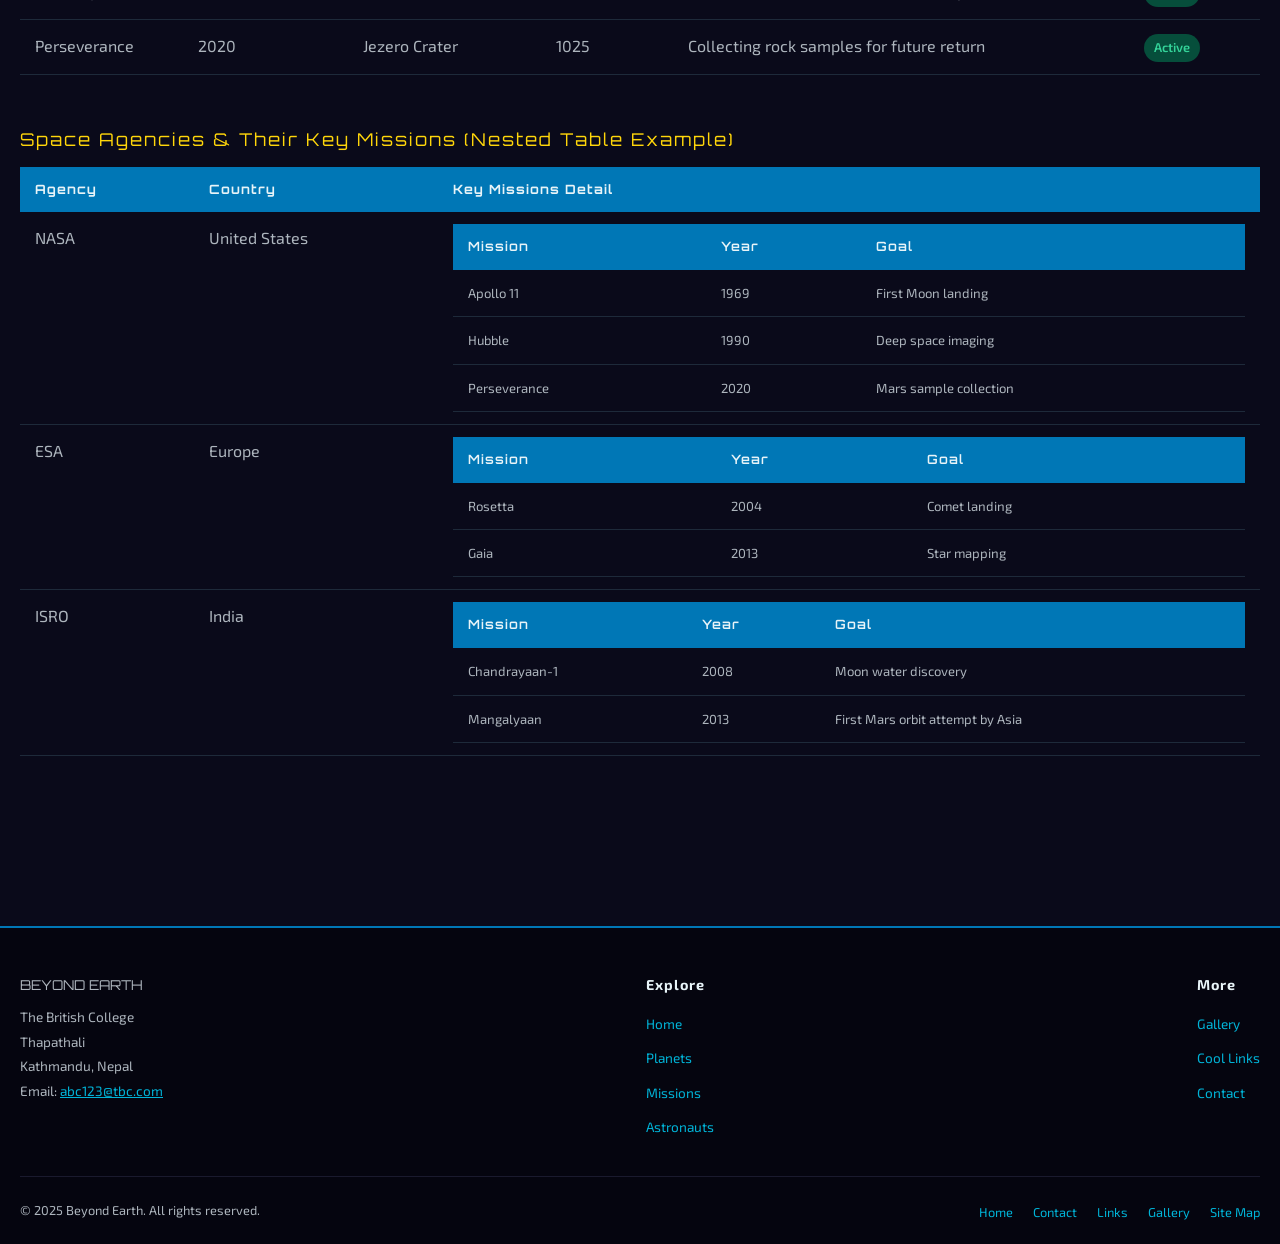
<file: missions.html>
<!DOCTYPE html>
<html lang="en">
<head>
  <meta charset="UTF-8" />
  <meta name="viewport" content="width=device-width, initial-scale=1.0" />
  <title>Missions – Beyond Earth</title>
  <link rel="stylesheet" href="style.css" />
</head>
<body>

  <!-- ====== NAVIGATION BAR ====== -->
  <nav class="main-navbar">
    <div class="navbar-inner">
      <a href="index.html" class="site-logo">BEYOND<span>EARTH</span></a>
      <ul class="nav-links-list">
        <li><a href="index.html">Home</a></li>
        <li><a href="planets.html">Planets</a></li>
        <li><a href="missions.html" class="active-page">Missions</a></li>
        <li><a href="astronauts.html">Astronauts</a></li>
        <li><a href="gallery.html">Gallery</a></li>
        <li><a href="links.html">Cool Links</a></li>
        <li><a href="contact.html">Contact</a></li>
        <li><a href="sitemap.html">Site Map</a></li>
      </ul>
    </div>
  </nav>

  <!-- ====== PAGE TITLE ====== -->
  <div class="page-title-banner">
    <h1>SPACE MISSIONS</h1>
    <p>From the first satellite to the edge of the solar system</p>
  </div>

  <!-- ====== MISSIONS TABLE ====== -->
  <section class="missions-main-section">

    <p class="missions-intro-text">
      Humanity has launched thousands of missions into space. Below is a look at some of the
      most important and iconic ones — from early firsts to ambitious future plans.
    </p>

    <!-- TABLE 1: Historical Missions with colspan and rowspan -->
    <table class="big-missions-table">
      <caption>Notable Space Missions — Historical Overview</caption>
      <thead>
        <tr>
          <th>Era</th>
          <th>Mission</th>
          <th>Agency</th>
          <th>Year</th>
          <th>Destination</th>
          <th>Achievement</th>
          <th>Status</th>
        </tr>
      </thead>
      <tbody>

        <!-- Space Race Era — rowspan for era column -->
        <tr>
          <td rowspan="4">Space Race Era</td>
          <td>Sputnik 1</td>
          <td>Soviet Union</td>
          <td>1957</td>
          <td>Earth Orbit</td>
          <td>First artificial satellite ever launched</td>
          <td><span class="mission-status-badge status-complete">Complete</span></td>
        </tr>
        <tr>
          <td>Vostok 1</td>
          <td>Soviet Union</td>
          <td>1961</td>
          <td>Earth Orbit</td>
          <td>First human in space (Yuri Gagarin)</td>
          <td><span class="mission-status-badge status-complete">Complete</span></td>
        </tr>
        <tr>
          <td>Apollo 11</td>
          <td>NASA</td>
          <td>1969</td>
          <td>The Moon</td>
          <td>First humans to land on the Moon</td>
          <td><span class="mission-status-badge status-complete">Complete</span></td>
        </tr>
        <tr>
          <td>Voyager 1</td>
          <td>NASA</td>
          <td>1977</td>
          <td>Deep Space</td>
          <td>First spacecraft to reach interstellar space</td>
          <td><span class="mission-status-badge status-active">Active</span></td>
        </tr>

        <!-- Modern Era — rowspan for era column -->
        <tr>
          <td rowspan="4">Modern Era</td>
          <td>Hubble Space Telescope</td>
          <td>NASA / ESA</td>
          <td>1990</td>
          <td>Earth Orbit</td>
          <td>Revolutionized our view of deep space</td>
          <td><span class="mission-status-badge status-active">Active</span></td>
        </tr>
        <tr>
          <td>Mars Pathfinder</td>
          <td>NASA</td>
          <td>1997</td>
          <td>Mars</td>
          <td>First successful Mars rover (Sojourner)</td>
          <td><span class="mission-status-badge status-complete">Complete</span></td>
        </tr>
        <tr>
          <td>ISS Assembly</td>
          <td>NASA / Roscosmos / ESA / JAXA / CSA</td>
          <td>2000</td>
          <td>Earth Orbit</td>
          <td>Permanent human presence in space begins</td>
          <td><span class="mission-status-badge status-active">Active</span></td>
        </tr>
        <tr>
          <td>Curiosity Rover</td>
          <td>NASA</td>
          <td>2012</td>
          <td>Mars</td>
          <td>Confirmed Mars once had conditions for life</td>
          <td><span class="mission-status-badge status-active">Active</span></td>
        </tr>

        <!-- Future Missions -->
        <tr>
          <td rowspan="3">Future Missions</td>
          <td>Artemis Program</td>
          <td>NASA</td>
          <td>2026+</td>
          <td>The Moon</td>
          <td>Return humans to the Moon, first woman on Moon</td>
          <td><span class="mission-status-badge status-planned">Planned</span></td>
        </tr>
        <tr>
          <td>Mars Sample Return</td>
          <td>NASA / ESA</td>
          <td>2028</td>
          <td>Mars</td>
          <td>Bring Martian rocks back to Earth for study</td>
          <td><span class="mission-status-badge status-planned">Planned</span></td>
        </tr>
        <tr>
          <td>Starship Mars Mission</td>
          <td>SpaceX</td>
          <td>2030s</td>
          <td>Mars</td>
          <td>First crewed landing on Mars</td>
          <td><span class="mission-status-badge status-planned">Planned</span></td>
        </tr>

      </tbody>
    </table>

    <!-- TABLE 2: Rovers Summary with nested data -->
    <table class="big-missions-table">
      <caption>Mars Rover Summary</caption>
      <thead>
        <tr>
          <th>Rover Name</th>
          <th>Launch Year</th>
          <th>Landing Site</th>
          <th>Mass (kg)</th>
          <th>Key Discovery</th>
          <th>Status</th>
        </tr>
      </thead>
      <tbody>
        <tr>
          <td>Sojourner</td>
          <td>1996</td>
          <td>Ares Vallis</td>
          <td>10.5</td>
          <td>First in-situ chemical analysis of Martian rocks</td>
          <td><span class="mission-status-badge status-complete">Complete</span></td>
        </tr>
        <tr>
          <td>Spirit</td>
          <td>2003</td>
          <td>Gusev Crater</td>
          <td>185</td>
          <td>Evidence of ancient water activity</td>
          <td><span class="mission-status-badge status-complete">Complete</span></td>
        </tr>
        <tr>
          <td>Opportunity</td>
          <td>2003</td>
          <td>Meridiani Planum</td>
          <td>185</td>
          <td>Confirmed Mars once had liquid water</td>
          <td><span class="mission-status-badge status-complete">Complete</span></td>
        </tr>
        <tr>
          <td>Curiosity</td>
          <td>2011</td>
          <td>Gale Crater</td>
          <td>899</td>
          <td>Mars had habitable conditions in the past</td>
          <td><span class="mission-status-badge status-active">Active</span></td>
        </tr>
        <tr>
          <td>Perseverance</td>
          <td>2020</td>
          <td>Jezero Crater</td>
          <td>1025</td>
          <td>Collecting rock samples for future return</td>
          <td><span class="mission-status-badge status-active">Active</span></td>
        </tr>
      </tbody>
    </table>

    <!-- TABLE 3: Nested Table — Space Agencies & their key missions -->
    <table class="big-missions-table">
      <caption>Space Agencies &amp; Their Key Missions (Nested Table Example)</caption>
      <thead>
        <tr>
          <th>Agency</th>
          <th>Country</th>
          <th>Key Missions Detail</th>
        </tr>
      </thead>
      <tbody>
        <tr>
          <td>NASA</td>
          <td>United States</td>
          <td>
            <!-- NESTED TABLE inside this cell -->
            <table class="nested-missions-table">
              <tr>
                <th>Mission</th>
                <th>Year</th>
                <th>Goal</th>
              </tr>
              <tr>
                <td>Apollo 11</td>
                <td>1969</td>
                <td>First Moon landing</td>
              </tr>
              <tr>
                <td>Hubble</td>
                <td>1990</td>
                <td>Deep space imaging</td>
              </tr>
              <tr>
                <td>Perseverance</td>
                <td>2020</td>
                <td>Mars sample collection</td>
              </tr>
            </table>
          </td>
        </tr>
        <tr>
          <td>ESA</td>
          <td>Europe</td>
          <td>
            <table class="nested-missions-table">
              <tr>
                <th>Mission</th>
                <th>Year</th>
                <th>Goal</th>
              </tr>
              <tr>
                <td>Rosetta</td>
                <td>2004</td>
                <td>Comet landing</td>
              </tr>
              <tr>
                <td>Gaia</td>
                <td>2013</td>
                <td>Star mapping</td>
              </tr>
            </table>
          </td>
        </tr>
        <tr>
          <td>ISRO</td>
          <td>India</td>
          <td>
            <table class="nested-missions-table">
              <tr>
                <th>Mission</th>
                <th>Year</th>
                <th>Goal</th>
              </tr>
              <tr>
                <td>Chandrayaan-1</td>
                <td>2008</td>
                <td>Moon water discovery</td>
              </tr>
              <tr>
                <td>Mangalyaan</td>
                <td>2013</td>
                <td>First Mars orbit attempt by Asia</td>
              </tr>
            </table>
          </td>
        </tr>
      </tbody>
    </table>

  </section>

  <!-- ====== FOOTER ====== -->
  <footer class="main-footer">
    <div class="footer-top-row">
      <div class="footer-address-block">
        <p class="footer-site-name">BEYOND EARTH</p>
        <p>
          The British College<br />
          Thapathali<br />
          Kathmandu, Nepal<br />
          Email: <a href="mailto:abc123@tbc.com">abc123@tbc.com</a>
        </p>
      </div>
      <div class="footer-nav-column">
        <h4>Explore</h4>
        <ul class="footer-nav-links">
          <li><a href="index.html">Home</a></li>
          <li><a href="planets.html">Planets</a></li>
          <li><a href="missions.html">Missions</a></li>
          <li><a href="astronauts.html">Astronauts</a></li>
        </ul>
      </div>
      <div class="footer-nav-column">
        <h4>More</h4>
        <ul class="footer-nav-links">
          <li><a href="gallery.html">Gallery</a></li>
          <li><a href="links.html">Cool Links</a></li>
          <li><a href="contact.html">Contact</a></li>
        </ul>
      </div>
    </div>
    <div class="footer-bottom-bar">
      <p>&copy; 2025 Beyond Earth. All rights reserved.</p>
      <ul class="footer-secondary-nav">
        <li><a href="index.html">Home</a></li>
        <li><a href="contact.html">Contact</a></li>
        <li><a href="links.html">Links</a></li>
        <li><a href="gallery.html">Gallery</a></li>
        <li><a href="sitemap.html">Site Map</a></li>
      </ul>
    </div>
  </footer>

  <script src="script.js"></script>
</body>
</html>
</file>
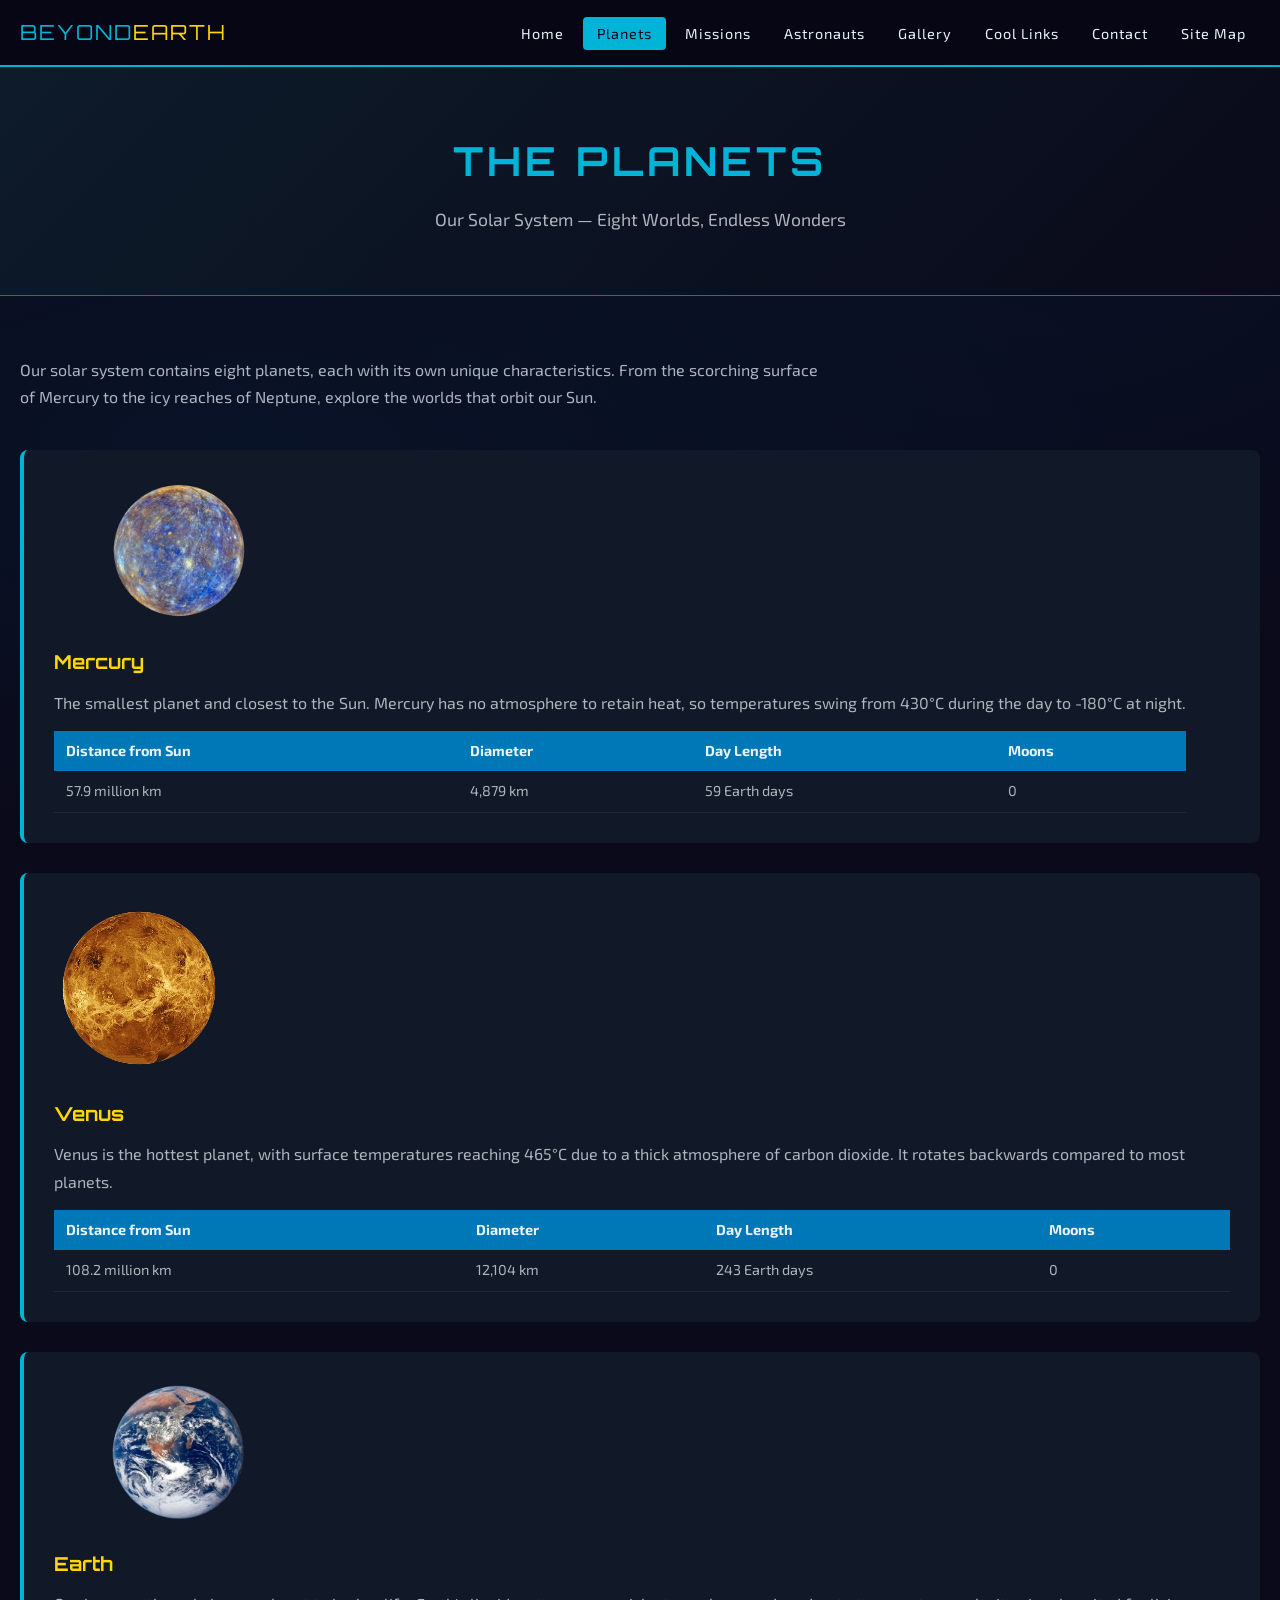
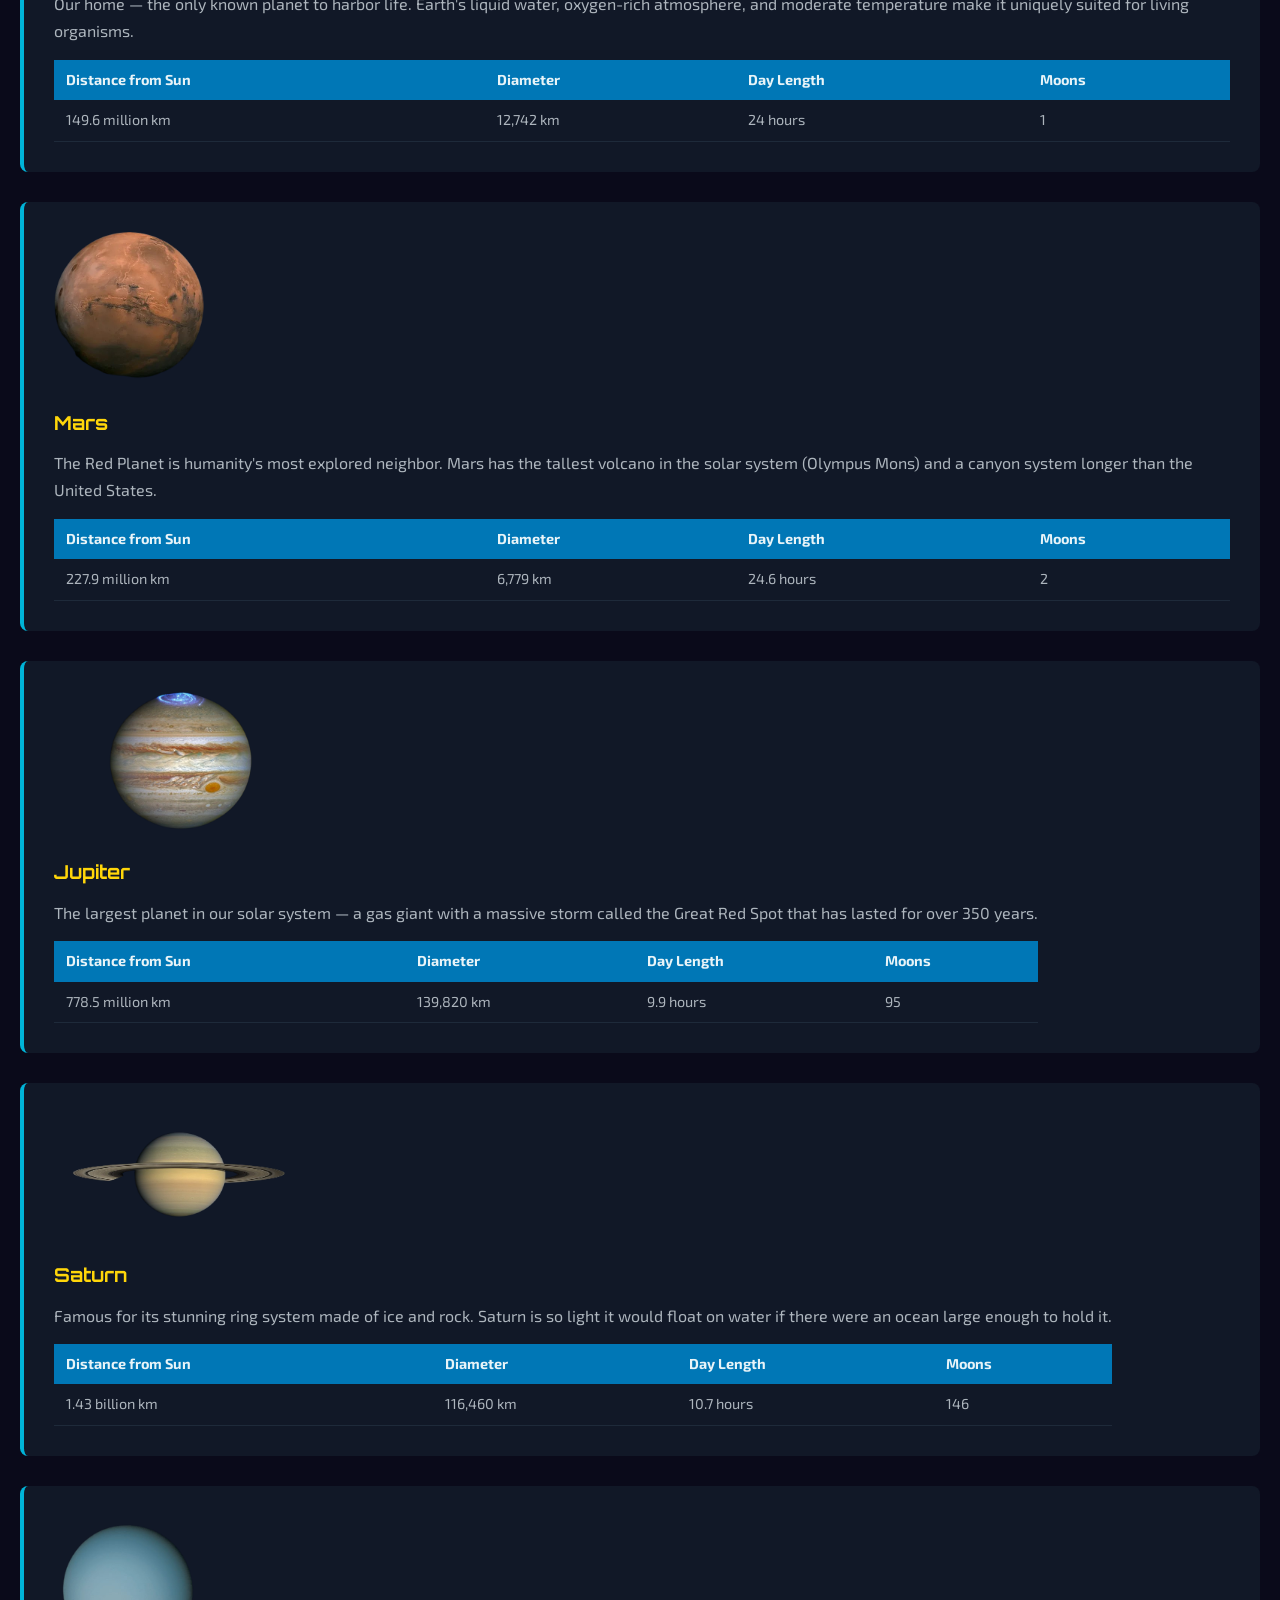
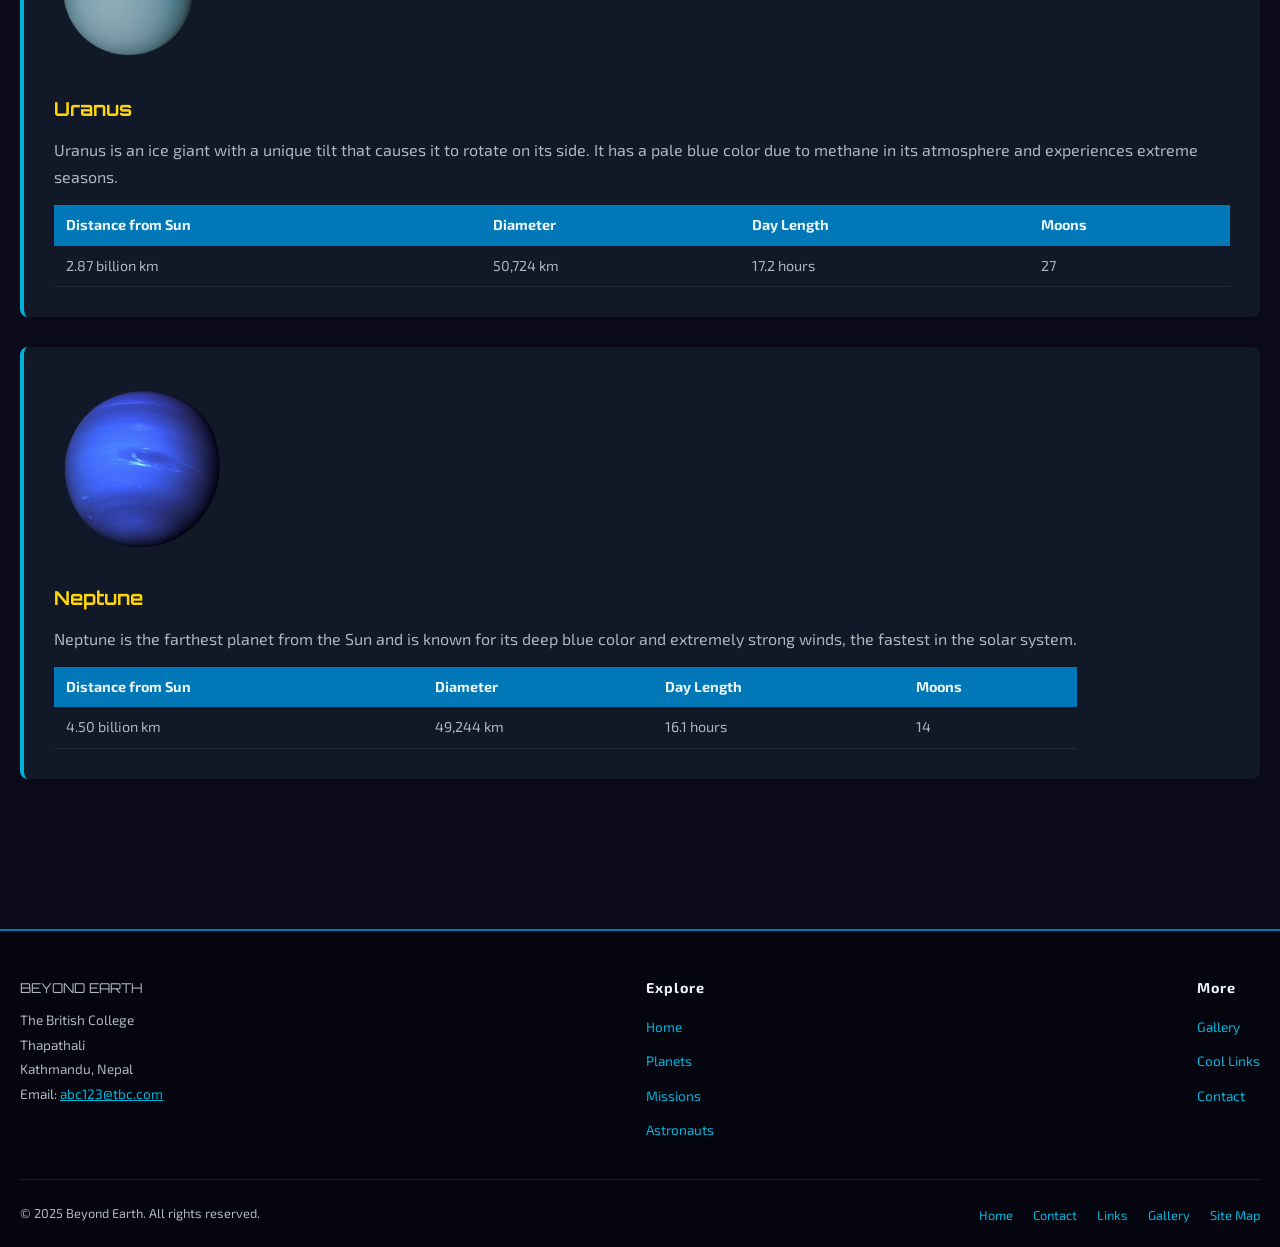
<file: planets.html>
<!DOCTYPE html>
<html lang="en">
<head>
  <meta charset="UTF-8" />
  <meta name="viewport" content="width=device-width, initial-scale=1.0" />
  <title>Planets – Beyond Earth</title>
  <link rel="stylesheet" href="style.css" />
</head>
<body>

  <!-- ====== NAVIGATION BAR ====== -->
  <nav class="main-navbar">
    <div class="navbar-inner">
      <a href="index.html" class="site-logo">BEYOND<span>EARTH</span></a>
      <ul class="nav-links-list">
        <li><a href="index.html">Home</a></li>
        <li><a href="planets.html" class="active-page">Planets</a></li>
        <li><a href="missions.html">Missions</a></li>
        <li><a href="astronauts.html">Astronauts</a></li>
        <li><a href="gallery.html">Gallery</a></li>
        <li><a href="links.html">Cool Links</a></li>
        <li><a href="contact.html">Contact</a></li>
        <li><a href="sitemap.html">Site Map</a></li>
      </ul>
    </div>
  </nav>

  <!-- ====== PAGE TITLE ====== -->
  <div class="page-title-banner">
    <h1>THE PLANETS</h1>
    <p>Our Solar System — Eight Worlds, Endless Wonders</p>
  </div>

  <!-- ====== PLANETS CONTENT ====== -->
  <section class="planets-main-section">

    <p class="planets-intro-text">
      Our solar system contains eight planets, each with its own unique characteristics.
      From the scorching surface of Mercury to the icy reaches of Neptune, explore the
      worlds that orbit our Sun.
    </p>

    <!-- MERCURY -->
    <div class="planet-info-block">
      <img src="photos/Mercury.png" alt="Mercury" width="250">
      <div class="planet-details">
        <h3>Mercury</h3>
        <p>
          The smallest planet and closest to the Sun. Mercury has no atmosphere to
          retain heat, so temperatures swing from 430°C during the day to -180°C at night.
        </p>
        <table class="planet-stats-table">
          <tr>
            <th>Distance from Sun</th>
            <th>Diameter</th>
            <th>Day Length</th>
            <th>Moons</th>
          </tr>
          <tr>
            <td>57.9 million km</td>
            <td>4,879 km</td>
            <td>59 Earth days</td>
            <td>0</td>
          </tr>
        </table>
      </div>
    </div>

    <!-- VENUS -->
    <div class="planet-info-block">
      <img src="photos/Venus.png" alt="Venus" width="170">
      <div class="planet-details">
        <h3>Venus</h3>
        <p>
          Venus is the hottest planet, with surface temperatures reaching 465°C due to
          a thick atmosphere of carbon dioxide. It rotates backwards compared to most planets.
        </p>
        <table class="planet-stats-table">
          <tr>
            <th>Distance from Sun</th>
            <th>Diameter</th>
            <th>Day Length</th>
            <th>Moons</th>
          </tr>
          <tr>
            <td>108.2 million km</td>
            <td>12,104 km</td>
            <td>243 Earth days</td>
            <td>0</td>
          </tr>
        </table>
      </div>
    </div>

    <!-- EARTH -->
    <div class="planet-info-block">
      <img src="photos/EarthNew.png" alt="Earth" width="250">
      <div class="planet-details">
        <h3>Earth</h3>
        <p>
          Our home — the only known planet to harbor life. Earth's liquid water, oxygen-rich
          atmosphere, and moderate temperature make it uniquely suited for living organisms.
        </p>
        <table class="planet-stats-table">
          <tr>
            <th>Distance from Sun</th>
            <th>Diameter</th>
            <th>Day Length</th>
            <th>Moons</th>
          </tr>
          <tr>
            <td>149.6 million km</td>
            <td>12,742 km</td>
            <td>24 hours</td>
            <td>1</td>
          </tr>
        </table>
      </div>
    </div>

    <!-- MARS -->
    <div class="planet-info-block">
      <img src="photos/MarsNew.png" alt="Mars" width="150">
      <div class="planet-details">
        <h3>Mars</h3>
        <p>
          The Red Planet is humanity's most explored neighbor. Mars has the tallest volcano
          in the solar system (Olympus Mons) and a canyon system longer than the United States.
        </p>
        <table class="planet-stats-table">
          <tr>
            <th>Distance from Sun</th>
            <th>Diameter</th>
            <th>Day Length</th>
            <th>Moons</th>
          </tr>
          <tr>
            <td>227.9 million km</td>
            <td>6,779 km</td>
            <td>24.6 hours</td>
            <td>2</td>
          </tr>
        </table>
      </div>
    </div>

    <!-- JUPITER -->
    <div class="planet-info-block">
      <img src="photos/Jupiter.png" alt="Jupiter" width="250">
      <div class="planet-details">
        <h3>Jupiter</h3>
        <p>
          The largest planet in our solar system — a gas giant with a massive storm called
          the Great Red Spot that has lasted for over 350 years.
        </p>
        <table class="planet-stats-table">
          <tr>
            <th>Distance from Sun</th>
            <th>Diameter</th>
            <th>Day Length</th>
            <th>Moons</th>
          </tr>
          <tr>
            <td>778.5 million km</td>
            <td>139,820 km</td>
            <td>9.9 hours</td>
            <td>95</td>
          </tr>
        </table>
      </div>
    </div>

    <!-- SATURN -->
    <div class="planet-info-block">
      <img src="photos/Saturn.png" alt="Saturn" width="250">
      <div class="planet-details">
        <h3>Saturn</h3>
        <p>
          Famous for its stunning ring system made of ice and rock. Saturn is so light
          it would float on water if there were an ocean large enough to hold it.
        </p>
        <table class="planet-stats-table">
          <tr>
            <th>Distance from Sun</th>
            <th>Diameter</th>
            <th>Day Length</th>
            <th>Moons</th>
          </tr>
          <tr>
            <td>1.43 billion km</td>
            <td>116,460 km</td>
            <td>10.7 hours</td>
            <td>146</td>
          </tr>
        </table>
      </div>
    </div>

    <!-- URANUS -->
    <div class="planet-info-block">
      <img src="photos/Uranus.png" alt="Uranus" width="150">
      <div class="planet-details">
        <h3>Uranus</h3>
        <p>
          Uranus is an ice giant with a unique tilt that causes it to rotate on its side.
          It has a pale blue color due to methane in its atmosphere and experiences extreme seasons.
        </p>
        <table class="planet-stats-table">
          <tr>
            <th>Distance from Sun</th>
            <th>Diameter</th>
            <th>Day Length</th>
            <th>Moons</th>
          </tr>
          <tr>
            <td>2.87 billion km</td>
            <td>50,724 km</td>
            <td>17.2 hours</td>
            <td>27</td>
          </tr>
        </table>
      </div>
    </div>

<!-- NEPTUNE -->
    <div class="planet-info-block">
      <img src="photos/Neptune.png" alt="Neptune" width="180">
      <div class="planet-details">
        <h3>Neptune</h3>
         <p>
          Neptune is the farthest planet from the Sun and is known for its deep blue color
          and extremely strong winds, the fastest in the solar system.
          </p>
          <table class="planet-stats-table">
            <tr>
              <th>Distance from Sun</th>
              <th>Diameter</th>
              <th>Day Length</th>
              <th>Moons</th>
            </tr>
            <tr>
              <td>4.50 billion km</td>
              <td>49,244 km</td>
              <td>16.1 hours</td>
              <td>14</td>
            </tr>
          </table>
      </div>
    </div>

  </section>

  <!-- ====== FOOTER ====== -->
  <footer class="main-footer">
    <div class="footer-top-row">
      <div class="footer-address-block">
        <p class="footer-site-name">BEYOND EARTH</p>
        <p>
          The British College<br />
          Thapathali<br />
          Kathmandu, Nepal<br />
          Email: <a href="mailto:abc123@tbc.com">abc123@tbc.com</a>
        </p>
      </div>
      <div class="footer-nav-column">
        <h4>Explore</h4>
        <ul class="footer-nav-links">
          <li><a href="index.html">Home</a></li>
          <li><a href="planets.html">Planets</a></li>
          <li><a href="missions.html">Missions</a></li>
          <li><a href="astronauts.html">Astronauts</a></li>
        </ul>
      </div>
      <div class="footer-nav-column">
        <h4>More</h4>
        <ul class="footer-nav-links">
          <li><a href="gallery.html">Gallery</a></li>
          <li><a href="links.html">Cool Links</a></li>
          <li><a href="contact.html">Contact</a></li>
        </ul>
      </div>
    </div>
    <div class="footer-bottom-bar">
      <p>&copy; 2025 Beyond Earth. All rights reserved.</p>
      <ul class="footer-secondary-nav">
        <li><a href="index.html">Home</a></li>
        <li><a href="contact.html">Contact</a></li>
        <li><a href="links.html">Links</a></li>
        <li><a href="gallery.html">Gallery</a></li>
        <li><a href="sitemap.html">Site Map</a></li>
      </ul>
    </div>
  </footer>

  <script src="script.js"></script>
</body>
</html>
</file>
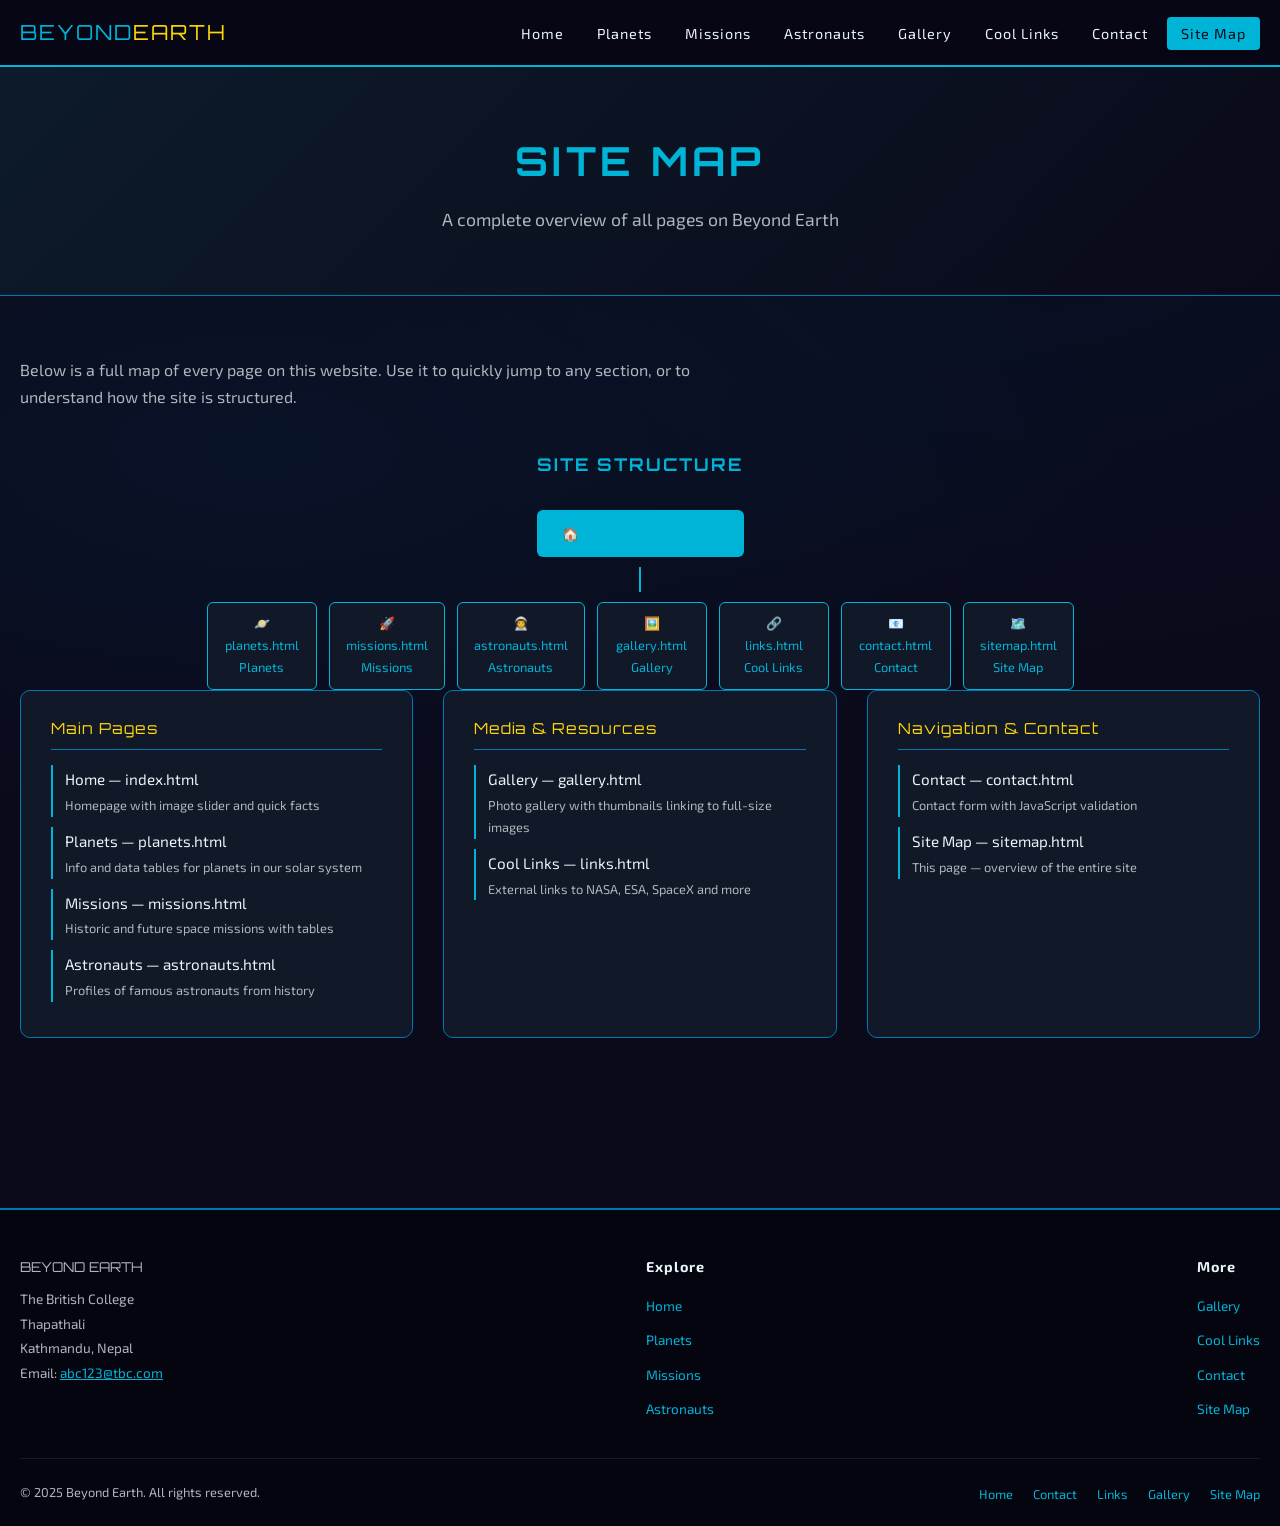
<file: sitemap.html>
<!DOCTYPE html>
<html lang="en">
<head>
  <meta charset="UTF-8" />
  <meta name="viewport" content="width=device-width, initial-scale=1.0" />
  <title>Site Map – Beyond Earth</title>
  <link rel="stylesheet" href="style.css" />
</head>
<body>

  <!-- ====== NAVIGATION BAR ====== -->
  <nav class="main-navbar">
    <div class="navbar-inner">
      <a href="index.html" class="site-logo">BEYOND<span>EARTH</span></a>
      <ul class="nav-links-list">
        <li><a href="index.html">Home</a></li>
        <li><a href="planets.html">Planets</a></li>
        <li><a href="missions.html">Missions</a></li>
        <li><a href="astronauts.html">Astronauts</a></li>
        <li><a href="gallery.html">Gallery</a></li>
        <li><a href="links.html">Cool Links</a></li>
        <li><a href="contact.html">Contact</a></li>
        <li><a href="sitemap.html" class="active-page">Site Map</a></li>
      </ul>
    </div>
  </nav>

  <!-- ====== PAGE TITLE ====== -->
  <div class="page-title-banner">
    <h1>SITE MAP</h1>
    <p>A complete overview of all pages on Beyond Earth</p>
  </div>

  <!-- ====== SITEMAP CONTENT ====== -->
  <section class="sitemap-main-section">

    <p class="sitemap-intro-text">
      Below is a full map of every page on this website. Use it to quickly jump to any
      section, or to understand how the site is structured.
    </p>

    <!-- VISUAL DIAGRAM -->
    <div class="sitemap-visual-diagram">
      <h2>SITE STRUCTURE</h2>

      <!-- Home at top -->
      <a href="index.html" class="sitemap-diagram-home">🏠 index.html — Home</a>

      <!-- Connector line down -->
      <div class="sitemap-connector-line"></div>

      <!-- All child pages -->
      <div class="sitemap-diagram-pages">
        <a href="planets.html" class="sitemap-diagram-page-box">
          🪐<br />planets.html<br />Planets
        </a>
        <a href="missions.html" class="sitemap-diagram-page-box">
          🚀<br />missions.html<br />Missions
        </a>
        <a href="astronauts.html" class="sitemap-diagram-page-box">
          👨‍🚀<br />astronauts.html<br />Astronauts
        </a>
        <a href="gallery.html" class="sitemap-diagram-page-box">
          🖼️<br />gallery.html<br />Gallery
        </a>
        <a href="links.html" class="sitemap-diagram-page-box">
          🔗<br />links.html<br />Cool Links
        </a>
        <a href="contact.html" class="sitemap-diagram-page-box">
          📧<br />contact.html<br />Contact
        </a>
        <a href="sitemap.html" class="sitemap-diagram-page-box">
          🗺️<br />sitemap.html<br />Site Map
        </a>
      </div>
    </div>

    <!-- DETAILED LIST -->
    <div class="sitemap-tree">

      <div class="sitemap-branch">
        <p class="sitemap-branch-title">Main Pages</p>
        <ul class="sitemap-page-list">
          <li>
            <a href="index.html">Home — index.html</a>
            <span>Homepage with image slider and quick facts</span>
          </li>
          <li>
            <a href="planets.html">Planets — planets.html</a>
            <span>Info and data tables for planets in our solar system</span>
          </li>
          <li>
            <a href="missions.html">Missions — missions.html</a>
            <span>Historic and future space missions with tables</span>
          </li>
          <li>
            <a href="astronauts.html">Astronauts — astronauts.html</a>
            <span>Profiles of famous astronauts from history</span>
          </li>
        </ul>
      </div>

      <div class="sitemap-branch">
        <p class="sitemap-branch-title">Media &amp; Resources</p>
        <ul class="sitemap-page-list">
          <li>
            <a href="gallery.html">Gallery — gallery.html</a>
            <span>Photo gallery with thumbnails linking to full-size images</span>
          </li>
          <li>
            <a href="links.html">Cool Links — links.html</a>
            <span>External links to NASA, ESA, SpaceX and more</span>
          </li>
        </ul>
      </div>

      <div class="sitemap-branch">
        <p class="sitemap-branch-title">Navigation &amp; Contact</p>
        <ul class="sitemap-page-list">
          <li>
            <a href="contact.html">Contact — contact.html</a>
            <span>Contact form with JavaScript validation</span>
          </li>
          <li>
            <a href="sitemap.html">Site Map — sitemap.html</a>
            <span>This page — overview of the entire site</span>
          </li>
        </ul>
      </div>

    </div>

  </section>

  <!-- ====== FOOTER ====== -->
  <footer class="main-footer">
    <div class="footer-top-row">
      <div class="footer-address-block">
        <p class="footer-site-name">BEYOND EARTH</p>
        <p>
          The British College<br />
          Thapathali<br />
          Kathmandu, Nepal<br />
          Email: <a href="mailto:abc123@tbc.com">abc123@tbc.com</a>
        </p>
      </div>
      <div class="footer-nav-column">
        <h4>Explore</h4>
        <ul class="footer-nav-links">
          <li><a href="index.html">Home</a></li>
          <li><a href="planets.html">Planets</a></li>
          <li><a href="missions.html">Missions</a></li>
          <li><a href="astronauts.html">Astronauts</a></li>
        </ul>
      </div>
      <div class="footer-nav-column">
        <h4>More</h4>
        <ul class="footer-nav-links">
          <li><a href="gallery.html">Gallery</a></li>
          <li><a href="links.html">Cool Links</a></li>
          <li><a href="contact.html">Contact</a></li>
          <li><a href="sitemap.html">Site Map</a></li>
        </ul>
      </div>
    </div>
    <div class="footer-bottom-bar">
      <p>&copy; 2025 Beyond Earth. All rights reserved.</p>
      <ul class="footer-secondary-nav">
        <li><a href="index.html">Home</a></li>
        <li><a href="contact.html">Contact</a></li>
        <li><a href="links.html">Links</a></li>
        <li><a href="gallery.html">Gallery</a></li>
        <li><a href="sitemap.html">Site Map</a></li>
      </ul>
    </div>
  </footer>

  <script src="script.js"></script>
</body>
</html>
</file>
<file: style.css>
/* ===========================
   SPACE EXPLORATION WEBSITE
   Main Stylesheet
=========================== */

/* --- Google Fonts --- */
@import url('https://fonts.googleapis.com/css2?family=Orbitron:wght@400;700;900&family=Exo+2:wght@300;400;600&display=swap');

/* --- Root Colors & Variables --- */
:root {
  --dark-space: #0a0a1a;
  --deep-blue: #0d1b2a;
  --star-white: #e8f4f8;
  --bright-blue: #00b4d8;
  --glow-blue: #0077b6;
  --accent-gold: #ffd60a;
  --soft-gray: #adb5bd;
  --card-bg: #111827;
  --nav-bg: #060614;
  --footer-bg: #05050f;
  --max-width: 1320px;
}

/* --- Reset & Base --- */
* {
  margin: 0;
  padding: 0;
  box-sizing: border-box;
}

body {
  background-color: var(--dark-space);
  background-image:
    radial-gradient(ellipse at 20% 50%, rgba(0, 70, 120, 0.15) 0%, transparent 60%),
    radial-gradient(ellipse at 80% 20%, rgba(0, 40, 80, 0.2) 0%, transparent 50%),
    url("https://upload.wikimedia.org/wikipedia/commons/thumb/1/1e/Large_Binocular_Telescope_-_swifts_2006_a.jpg/1280px-Large_Binocular_Telescope_-_swifts_2006_a.jpg");
  background-attachment: fixed;
  background-size: cover;
  background-position: center top;
  background-repeat: no-repeat;
  color: var(--star-white);
  font-family: 'Exo 2', sans-serif;
  font-size: 16px;
  line-height: 1.7;
}

/* --- Page Wrapper (max width) --- */
.page-wrapper {
  max-width: var(--max-width);
  margin: 0 auto;
  padding: 0 20px;
}

/* ===========================
   NAVIGATION BAR
=========================== */

.main-navbar {
  background-color: var(--nav-bg);
  border-bottom: 2px solid var(--bright-blue);
  position: sticky;
  top: 0;
  z-index: 1000;
}

.navbar-inner {
  max-width: var(--max-width);
  margin: 0 auto;
  padding: 0 20px;
  display: flex;
  align-items: center;
  justify-content: space-between;
  height: 65px;
}

.site-logo {
  font-family: 'Orbitron', sans-serif;
  font-size: 1.3rem;
  color: var(--bright-blue);
  text-decoration: none;
  letter-spacing: 2px;
}

.site-logo span {
  color: var(--accent-gold);
}

.nav-links-list {
  list-style: none;
  display: flex;
  gap: 5px;
}

.nav-links-list li a {
  color: var(--star-white);
  text-decoration: none;
  padding: 8px 14px;
  border-radius: 4px;
  font-size: 0.9rem;
  letter-spacing: 1px;
  transition: background 0.3s, color 0.3s;
}

.nav-links-list li a:hover,
.nav-links-list li a.active-page {
  background-color: var(--bright-blue);
  color: var(--dark-space);
}

/* ===========================
   PAGE TITLE BANNER (all pages)
=========================== */

.page-title-banner {
  background: linear-gradient(135deg, var(--deep-blue), var(--dark-space));
  border-bottom: 1px solid var(--glow-blue);
  text-align: center;
  padding: 60px 20px;
}

.page-title-banner h1 {
  font-family: 'Orbitron', sans-serif;
  font-size: 2.5rem;
  color: var(--bright-blue);
  letter-spacing: 4px;
  margin-bottom: 10px;
}

.page-title-banner p {
  color: var(--soft-gray);
  font-size: 1.1rem;
}

/* ===========================
   HOME PAGE - IMAGE SLIDER
=========================== */

.hero-slider-section {
  position: relative;
  width: 100%;
  height: 500px;
  overflow: hidden;
  background: var(--deep-blue);
}

.slider-container {
  display: flex;
  width: 500%;
  height: 100%;
  transition: transform 0.8s ease-in-out;
}

.single-slide {
  width: 20%;
  height: 100%;
  position: relative;
  display: flex;
  align-items: center;
  justify-content: center;
  text-align: center;
}

.slide-background {
  position: absolute;
  top: 0;
  left: 0;
  width: 100%;
  height: 100%;
  background-size: cover;
  background-position: center;
  background-repeat: no-repeat;
  opacity: 0.5;
}

.slide-text-content {
  position: relative;
  z-index: 2;
  padding: 20px;
}

.slide-text-content h2 {
  font-family: 'Orbitron', sans-serif;
  font-size: 2.5rem;
  color: var(--star-white);
  text-shadow: 0 0 20px var(--bright-blue);
  margin-bottom: 15px;
}

.slide-text-content p {
  font-size: 1.1rem;
  color: yellow;
  max-width: 600px;
}

.slider-prev-btn,
.slider-next-btn {
  position: absolute;
  top: 50%;
  transform: translateY(-50%);
  background: rgba(0, 180, 216, 0.3);
  border: 2px solid var(--bright-blue);
  color: var(--star-white);
  font-size: 1.5rem;
  padding: 10px 18px;
  cursor: pointer;
  z-index: 10;
  border-radius: 4px;
  transition: background 0.3s;
}

.slider-prev-btn { left: 20px; }
.slider-next-btn { right: 20px; }

.slider-prev-btn:hover,
.slider-next-btn:hover {
  background: var(--bright-blue);
  color: var(--dark-space);
}

.slider-dot-list {
  position: absolute;
  bottom: 20px;
  width: 100%;
  display: flex;
  justify-content: center;
  gap: 10px;
  z-index: 10;
  list-style: none;
}

.slider-dot {
  width: 12px;
  height: 12px;
  border-radius: 50%;
  background: var(--soft-gray);
  cursor: pointer;
  border: none;
  transition: background 0.3s;
}

.slider-dot.dot-active {
  background: var(--bright-blue);
}

/* ===========================
   HOME PAGE - INTRO SECTION
=========================== */

.home-intro-section {
  padding: 70px 20px;
  text-align: center;
  max-width: var(--max-width);
  margin: 0 auto;
}

.home-intro-section h2 {
  font-family: 'Orbitron', sans-serif;
  font-size: 1.8rem;
  color: var(--accent-gold);
  margin-bottom: 20px;
}

.home-intro-section p {
  max-width: 750px;
  margin: 0 auto 15px;
  color: var(--soft-gray);
}

/* ===========================
   HOME PAGE - QUICK FACTS CARDS
=========================== */

.quick-facts-section {
  padding: 40px 20px 70px;
  max-width: var(--max-width);
  margin: 0 auto;
}

.quick-facts-section h2 {
  font-family: 'Orbitron', sans-serif;
  color: var(--bright-blue);
  text-align: center;
  margin-bottom: 35px;
  font-size: 1.5rem;
  letter-spacing: 2px;
}

.facts-card-row {
  display: flex;
  gap: 25px;
  flex-wrap: wrap;
  justify-content: center;
}

.single-fact-card {
  background: var(--card-bg);
  border: 1px solid var(--glow-blue);
  border-radius: 8px;
  padding: 30px 25px;
  flex: 1;
  min-width: 220px;
  max-width: 280px;
  text-align: center;
  transition: transform 0.3s, border-color 0.3s;
}

.single-fact-card:hover {
  transform: translateY(-6px);
  border-color: var(--bright-blue);
}

.fact-card-icon {
  font-size: 2.5rem;
  display: block;
  margin-bottom: 15px;
}

.single-fact-card h3 {
  font-family: 'Orbitron', sans-serif;
  color: var(--accent-gold);
  font-size: 1rem;
  margin-bottom: 10px;
}

.single-fact-card p {
  color: var(--soft-gray);
  font-size: 0.9rem;
}

/* --- Nested Table (inside missions table cell) --- */
.nested-missions-table {
  width: 100%;
  border-collapse: collapse;
  font-size: 0.82rem;
  margin: 0;
}

.nested-missions-table th {
  background: #0a2a3a;
  color: var(--bright-blue);
  padding: 5px 9px;
  text-align: left;
  font-weight: 600;
}

.nested-missions-table td {
  padding: 5px 9px;
  border-bottom: 1px solid #1a2a3a;
  color: var(--soft-gray);
}

/* ===========================
   PLANETS PAGE
=========================== */

.planets-main-section {
  padding: 60px 20px;
  max-width: var(--max-width);
  margin: 0 auto;
}

.planets-intro-text {
  color: var(--soft-gray);
  margin-bottom: 40px;
  max-width: 800px;
}

.planet-info-block {
  background: var(--card-bg);
  border-left: 4px solid var(--bright-blue);
  border-radius: 8px;
  padding: 30px;
  margin-bottom: 30px;
  display: flex;
  gap: 25px;
  align-items: flex-start;
  flex-wrap: wrap;
}


.planet-details h3 {
  font-family: 'Orbitron', sans-serif;
  color: var(--accent-gold);
  margin-bottom: 10px;
  font-size: 1.2rem;
}

.planet-details p {
  color: var(--soft-gray);
  margin-bottom: 10px;
}

.planet-stats-table {
  width: 100%;
  border-collapse: collapse;
  margin-top: 15px;
  font-size: 0.9rem;
}

.planet-stats-table th {
  background: var(--glow-blue);
  color: var(--star-white);
  padding: 8px 12px;
  text-align: left;
}

.planet-stats-table td {
  padding: 8px 12px;
  border-bottom: 1px solid #1e2a3a;
  color: var(--soft-gray);
}

.planet-stats-table tr:hover td {
  background: #1a2332;
}

/* ===========================
   MISSIONS PAGE - TABLE
=========================== */

.missions-main-section {
  padding: 60px 20px;
  max-width: var(--max-width);
  margin: 0 auto;
}

.missions-intro-text {
  color: var(--soft-gray);
  margin-bottom: 40px;
  max-width: 800px;
}

.big-missions-table {
  width: 100%;
  border-collapse: collapse;
  margin-bottom: 50px;
}

.big-missions-table caption {
  font-family: 'Orbitron', sans-serif;
  color: var(--accent-gold);
  font-size: 1.1rem;
  margin-bottom: 12px;
  text-align: left;
  letter-spacing: 2px;
}

.big-missions-table th {
  background: var(--glow-blue);
  color: var(--star-white);
  padding: 12px 15px;
  text-align: left;
  font-family: 'Orbitron', sans-serif;
  font-size: 0.8rem;
  letter-spacing: 1px;
}

.big-missions-table td {
  padding: 12px 15px;
  border-bottom: 1px solid #1e2a3a;
  color: var(--soft-gray);
  vertical-align: top;
}

.big-missions-table tr:hover td {
  background: #111827;
  color: var(--star-white);
}

.mission-status-badge {
  display: inline-block;
  padding: 3px 10px;
  border-radius: 20px;
  font-size: 0.8rem;
  font-weight: 600;
}

.status-active {
  background: #064e3b;
  color: #34d399;
}

.status-complete {
  background: #1e3a5f;
  color: var(--bright-blue);
}

.status-planned {
  background: #451a03;
  color: var(--accent-gold);
}

/* ===========================
   GALLERY PAGE
=========================== */

.gallery-main-section {
  padding: 60px 20px;
  max-width: var(--max-width);
  margin: 0 auto;
}

.gallery-intro-text {
  color: var(--soft-gray);
  margin-bottom: 40px;
  max-width: 800px;
}

.photo-thumbnail-grid {
  display: grid;
  grid-template-columns: repeat(auto-fill, minmax(220px, 1fr));
  gap: 20px;
  margin-bottom: 40px;
}

.thumbnail-link-wrapper {
  display: block;
  border: 2px solid var(--glow-blue);
  border-radius: 8px;
  overflow: hidden;
  transition: transform 0.3s, border-color 0.3s;
  background: var(--card-bg);
}

.thumbnail-link-wrapper:hover {
  transform: scale(1.04);
  border-color: var(--bright-blue);
}

.thumbnail-image {
  width: 100%;
  height: 200px;
  object-fit: cover;
  display: block;
}

.thumbnail-caption-bar {
  padding: 10px 12px;
  color: var(--soft-gray);
  font-size: 0.85rem;
  text-align: center;
}

/* Full size image modal */
.image-popup-overlay {
  display: none;
  position: fixed;
  top: 0; left: 0;
  width: 100%; height: 100%;
  background: rgba(0,0,0,0.92);
  z-index: 9999;
  justify-content: center;
  align-items: center;
  flex-direction: column;
}

.image-popup-overlay.overlay-visible {
  display: flex;
}

.popup-full-image {
  max-width: 90%;
  max-height: 75vh;
  border: 2px solid var(--bright-blue);
  border-radius: 8px;
}

.popup-caption-text {
  color: var(--star-white);
  margin-top: 15px;
  font-size: 1rem;
}

.popup-close-btn {
  position: absolute;
  top: 20px;
  right: 30px;
  background: none;
  border: 2px solid var(--bright-blue);
  color: var(--bright-blue);
  font-size: 1.5rem;
  cursor: pointer;
  padding: 5px 12px;
  border-radius: 4px;
}

.popup-close-btn:hover {
  background: var(--bright-blue);
  color: var(--dark-space);
}

/* ===========================
   ASTRONAUTS PAGE
=========================== */

.astronauts-main-section {
  padding: 60px 20px;
  max-width: var(--max-width);
  margin: 0 auto;
}

.astronaut-cards-grid {
  display: grid;
  grid-template-columns: repeat(auto-fill, minmax(260px, 1fr));
  gap: 25px;
  margin-top: 30px;
}

.astronaut-profile-card {
  background: var(--card-bg);
  border: 1px solid var(--glow-blue);
  border-radius: 10px;
  padding: 25px;
  text-align: center;
  transition: transform 0.3s;
}

.astronaut-profile-card:hover {
  transform: translateY(-5px);
}

.astronaut-avatar-icon {
  font-size: 3.5rem;
  display: block;
  margin-bottom: 12px;
}

.astronaut-profile-card h3 {
  font-family: 'Orbitron', sans-serif;
  color: var(--accent-gold);
  font-size: 1rem;
  margin-bottom: 5px;
}

.astronaut-nationality {
  color: var(--bright-blue);
  font-size: 0.85rem;
  margin-bottom: 12px;
}

.astronaut-profile-card p {
  color: var(--soft-gray);
  font-size: 0.9rem;
}

/* ===========================
   LINKS / RESOURCES PAGE
=========================== */

.links-main-section {
  padding: 60px 20px;
  max-width: var(--max-width);
  margin: 0 auto;
}

.links-category-group {
  margin-bottom: 50px;
}

.links-category-group h2 {
  font-family: 'Orbitron', sans-serif;
  color: var(--bright-blue);
  font-size: 1.2rem;
  letter-spacing: 2px;
  margin-bottom: 20px;
  padding-bottom: 8px;
  border-bottom: 1px solid var(--glow-blue);
}

.external-link-card {
  background: var(--card-bg);
  border: 1px solid #1e2a3a;
  border-radius: 8px;
  padding: 20px 25px;
  margin-bottom: 15px;
  display: flex;
  justify-content: space-between;
  align-items: center;
  flex-wrap: wrap;
  gap: 10px;
  transition: border-color 0.3s;
}

.external-link-card:hover {
  border-color: var(--bright-blue);
}

.link-card-left h3 {
  color: var(--star-white);
  margin-bottom: 5px;
  font-size: 1rem;
}

.link-card-left p {
  color: var(--soft-gray);
  font-size: 0.9rem;
}

.visit-site-link {
  color: var(--bright-blue);
  text-decoration: none;
  border: 1px solid var(--bright-blue);
  padding: 7px 16px;
  border-radius: 4px;
  font-size: 0.9rem;
  white-space: nowrap;
  transition: background 0.3s, color 0.3s;
}

.visit-site-link:hover {
  background: var(--bright-blue);
  color: var(--dark-space);
}

/* ===========================
   CONTACT PAGE
=========================== */

.contact-main-section {
  padding: 60px 20px;
  max-width: var(--max-width);
  margin: 0 auto;
  display: flex;
  gap: 50px;
  flex-wrap: wrap;
}

.contact-form-side {
  flex: 2;
  min-width: 280px;
}

.contact-info-side {
  flex: 1;
  min-width: 220px;
}

.contact-form-side h2,
.contact-info-side h2 {
  font-family: 'Orbitron', sans-serif;
  color: var(--bright-blue);
  font-size: 1.2rem;
  margin-bottom: 25px;
  letter-spacing: 2px;
}

.form-field-group {
  margin-bottom: 20px;
}

.form-field-label {
  display: block;
  color: var(--soft-gray);
  margin-bottom: 7px;
  font-size: 0.9rem;
}

.form-text-input,
.form-select-input,
.form-message-textarea {
  width: 100%;
  background: var(--card-bg);
  border: 1px solid var(--glow-blue);
  color: var(--star-white);
  padding: 12px 15px;
  border-radius: 5px;
  font-family: 'Exo 2', sans-serif;
  font-size: 0.95rem;
  outline: none;
  transition: border-color 0.3s;
}

.form-text-input:focus,
.form-select-input:focus,
.form-message-textarea:focus {
  border-color: var(--bright-blue);
}

.form-message-textarea {
  height: 130px;
  resize: vertical;
}

.field-error-message {
  color: #f87171;
  font-size: 0.82rem;
  margin-top: 5px;
  display: none;
}

.field-error-message.error-visible {
  display: block;
}

.form-submit-btn {
  background: var(--bright-blue);
  color: var(--dark-space);
  border: none;
  padding: 13px 35px;
  font-family: 'Orbitron', sans-serif;
  font-size: 0.95rem;
  letter-spacing: 1px;
  border-radius: 5px;
  cursor: pointer;
  transition: background 0.3s;
}

.form-submit-btn:hover {
  background: var(--glow-blue);
  color: var(--star-white);
}

.form-success-message {
  display: none;
  background: #064e3b;
  border: 1px solid #34d399;
  color: #34d399;
  padding: 15px 20px;
  border-radius: 5px;
  margin-top: 15px;
}

.form-success-message.success-visible {
  display: block;
}

.contact-info-item {
  display: flex;
  gap: 12px;
  margin-bottom: 20px;
  align-items: flex-start;
}

.info-item-icon {
  font-size: 1.3rem;
  flex-shrink: 0;
  margin-top: 2px;
}

.info-item-text p {
  color: var(--soft-gray);
  font-size: 0.9rem;
}

.info-item-text a {
  color: var(--bright-blue);
}

.info-item-text a:hover {
  text-decoration: underline;
}

/* ===========================
   SITEMAP PAGE
=========================== */

.sitemap-main-section {
  padding: 60px 20px;
  max-width: var(--max-width);
  margin: 0 auto;
}

.sitemap-intro-text {
  color: var(--soft-gray);
  margin-bottom: 40px;
  max-width: 700px;
}

.sitemap-tree {
  display: flex;
  flex-wrap: wrap;
  gap: 30px;
  margin-bottom: 50px;
}

.sitemap-branch {
  background: var(--card-bg);
  border: 1px solid var(--glow-blue);
  border-radius: 10px;
  padding: 25px 30px;
  min-width: 200px;
  flex: 1;
}

.sitemap-branch-title {
  font-family: 'Orbitron', sans-serif;
  color: var(--accent-gold);
  font-size: 0.95rem;
  letter-spacing: 1px;
  margin-bottom: 15px;
  padding-bottom: 8px;
  border-bottom: 1px solid var(--glow-blue);
}

.sitemap-page-list {
  list-style: none;
}

.sitemap-page-list li {
  margin-bottom: 10px;
  padding-left: 12px;
  border-left: 2px solid var(--bright-blue);
}

.sitemap-page-list li a {
  color: var(--star-white);
  text-decoration: none;
  font-size: 0.95rem;
  transition: color 0.2s;
}

.sitemap-page-list li a:hover {
  color: var(--bright-blue);
}

.sitemap-page-list li span {
  display: block;
  color: var(--soft-gray);
  font-size: 0.8rem;
  margin-top: 2px;
}

.sitemap-visual-diagram h2 {
  font-family: 'Orbitron', sans-serif;
  color: var(--bright-blue);
  font-size: 1.1rem;
  letter-spacing: 2px;
  margin-bottom: 30px;
  text-align: center;
}

.sitemap-diagram-home {
  display: block;
  background: var(--bright-blue);
  color: var(--dark-space);
  font-family: 'Orbitron', sans-serif;
  font-size: 0.85rem;
  padding: 12px 25px;
  border-radius: 6px;
  font-weight: 700;
  margin: 0 auto 10px;
  text-align: center;
  text-decoration: none;
  width: fit-content;
}

.sitemap-connector-line {
  width: 2px;
  height: 25px;
  background: var(--bright-blue);
  margin: 0 auto;
}

.sitemap-diagram-pages {
  display: flex;
  justify-content: center;
  gap: 12px;
  flex-wrap: wrap;
  margin-top: 10px;
}

.sitemap-diagram-page-box {
  background: var(--card-bg);
  border: 1px solid var(--bright-blue);
  color: var(--star-white);
  font-size: 0.8rem;
  padding: 10px 16px;
  border-radius: 6px;
  text-align: center;
  text-decoration: none;
  transition: background 0.3s;
  min-width: 110px;
}

.sitemap-diagram-page-box:hover {
  background: var(--glow-blue);
  color: var(--star-white);
}

/* ===========================
   FOOTER
=========================== */

.main-footer {
  background: var(--footer-bg);
  border-top: 2px solid var(--glow-blue);
  padding: 45px 20px 20px;
  margin-top: 60px;
}

.footer-top-row {
  max-width: var(--max-width);
  margin: 0 auto;
  display: flex;
  gap: 40px;
  flex-wrap: wrap;
  justify-content: space-between;
  margin-bottom: 30px;
}

.footer-site-name {
  font-family: 'Orbitron', sans-serif;
  color: var(--bright-blue);
  font-size: 1.1rem;
  margin-bottom: 8px;
}

.footer-address-block p {
  color: var(--soft-gray);
  font-size: 0.85rem;
  line-height: 1.8;
}

.footer-nav-column h4 {
  color: var(--star-white);
  font-size: 0.9rem;
  margin-bottom: 12px;
  letter-spacing: 1px;
}

.footer-nav-links {
  list-style: none;
}

.footer-nav-links li {
  margin-bottom: 7px;
}

.footer-nav-links a {
  color: var(--soft-gray);
  text-decoration: none;
  font-size: 0.85rem;
  transition: color 0.3s;
}

.footer-nav-links a:hover {
  color: var(--bright-blue);
}

.footer-bottom-bar {
  max-width: var(--max-width);
  margin: 0 auto;
  padding-top: 20px;
  border-top: 1px solid #1a1a2e;
  display: flex;
  justify-content: space-between;
  align-items: center;
  flex-wrap: wrap;
  gap: 10px;
}

.footer-bottom-bar p {
  color: var(--soft-gray);
  font-size: 0.8rem;
}

.footer-secondary-nav {
  list-style: none;
  display: flex;
  gap: 20px;
}

.footer-secondary-nav a {
  color: var(--soft-gray);
  font-size: 0.8rem;
  text-decoration: none;
}

.footer-secondary-nav a:hover {
  color: var(--bright-blue);
}

/* ===========================
   LINK COLORS (site-wide)
=========================== */

a:link    { color: var(--bright-blue); }
a:visited { color: #7ec8e3; }
a:hover   { color: var(--accent-gold); }
a:active  { color: var(--accent-gold); }
</file>
